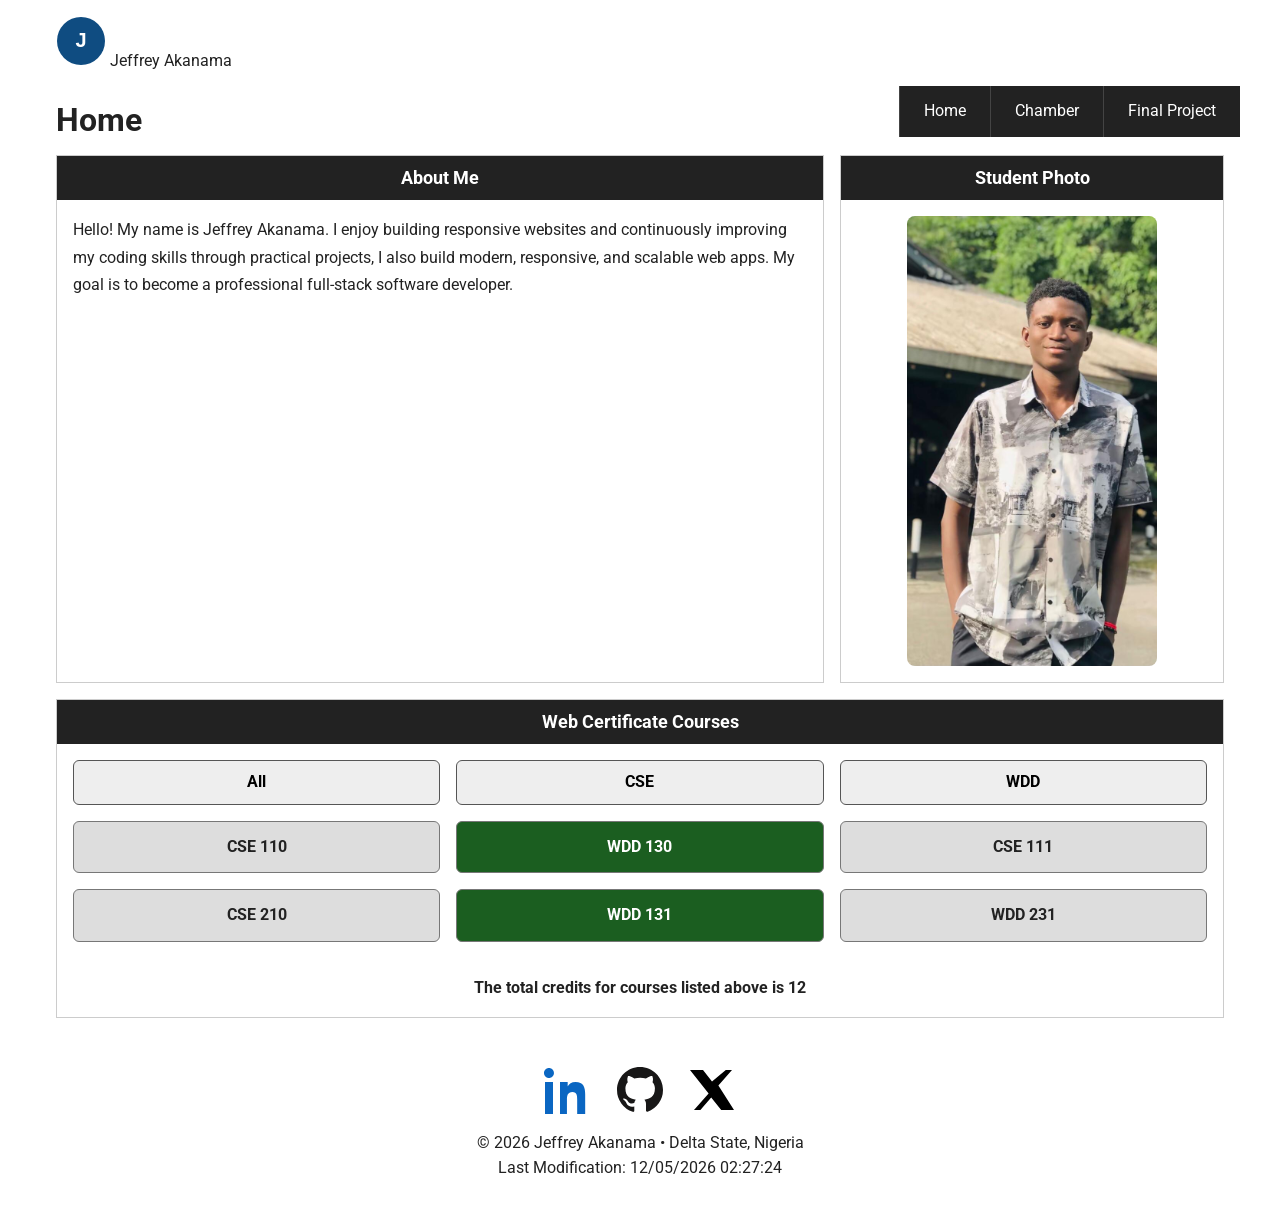
<file: index.html>
<!DOCTYPE html>
<html lang="en">

<head>
    <meta charset="UTF-8">
    <meta name="viewport" content="width=device-width, initial-scale=1.0">
    <meta name="description" content="Jeffrey Akanama's course homepage showcasing projects and coursework.">
    <meta name="author" content="Jeffrey Akanama">
    <title>Jeffrey Akanama's Course Homepage</title>

    <!-- Google Fonts -->
    <link rel="preconnect" href="https://fonts.googleapis.com">
    <link rel="preconnect" href="https://fonts.gstatic.com" crossorigin>
    <link href="https://fonts.googleapis.com/css2?family=Roboto:wght@300;400;700&display=swap" rel="stylesheet">

    <!-- CSS Stylesheet -->
    <link rel="stylesheet" href="styles/normalize.css">
    <link rel="stylesheet" href="styles/small.css">
    <link rel="stylesheet" href="styles/larger.css">

    <!-- JavaScript -->
    <script src="scripts/course.js" defer></script>
    <script src="scripts/date.js" defer></script>
    <script src="scripts/navigation.js" defer></script>

    <link rel="icon" href="favicon.ico">

    <meta property=" og:title" content="Jeffrey Akanama WDD231 Course Home Page">
    <meta property="og:description"
        content="Course home page for WDD 231 featuring web development assignments and projects created by Jeffrey Akanama.">
    <meta property="og:image" content="https://mjjeff.github.io/WDD231/images/jeffrey-profile.jpeg">
    <meta property="og:url" content="https://mjjeff.github.io/WDD231/">
    <meta property="og:type" content="website">
</head>

<body>

    <header>
        <div class=" logo">
            <img src="images/logo.svg" alt="website logo" width="50" height="50">
            <span>Jeffrey Akanama</span>
        </div>
        <button id="menu" aria-label="Menu">☰</button>

        <nav id="nav">
            <ul class="navigation">
                <li><a href="index.html">Home</a></li>
                <li><a href="chamber/index.html">Chamber</a></li>
                <li><a href="final/index.html">Final Project</a></li>
            </ul>
        </nav>

    </header>

    <main>
        <h1>Home</h1>
        <div class="top-grid">
            <section class="card">
                <h2>About Me</h2>
                <p>Hello! My name is Jeffrey Akanama. I enjoy building responsive
                    websites and continuously improving my coding skills through practical
                    projects, I also build modern, responsive, and scalable web apps. My goal is to become a
                    professional full-stack software developer.
                </p>
            </section>

            <section class="card">
                <h2>Student Photo</h2>
                <img src="images/jeffrey-profile.jpeg" alt="Jeffrey Akanama" class="profile-photo" width="250"
                    height="300">
            </section>

        </div>

        <section class="card courses">

            <h2>Web Certificate Courses</h2>

            <div class="filter-buttons">
                <button id="all">All</button>
                <button id="cse">CSE</button>
                <button id="wdd">WDD</button>
            </div>

            <div id="course-container"></div>

            <p class="credits">
                The total credits for courses listed above is
                <strong><span id="totalCredits">0</span></strong>
            </p>

        </section>
    </main>

    <footer>

        <div class="social">

            <a href="https://www.linkedin.com/in/jeffreyakanama" target="_blank">
                <img src="images/linkedin.svg" alt="LinkedIn">
            </a>

            <a href="https://github.com/MJJEFF" target="_blank">
                <img src="images/github.svg" alt="GitHub">
            </a>

            <a href="https://x.com/MJ_JEFF_" target="_blank">
                <img src="images/x-logo.svg" alt="X">
            </a>

        </div>

        <p>
            &copy;
            <span id="currentyear"></span>
            Jeffrey Akanama • Delta State, Nigeria
        </p>

        <p id="lastModified"></p>

    </footer>

</body>

</html>
</file>
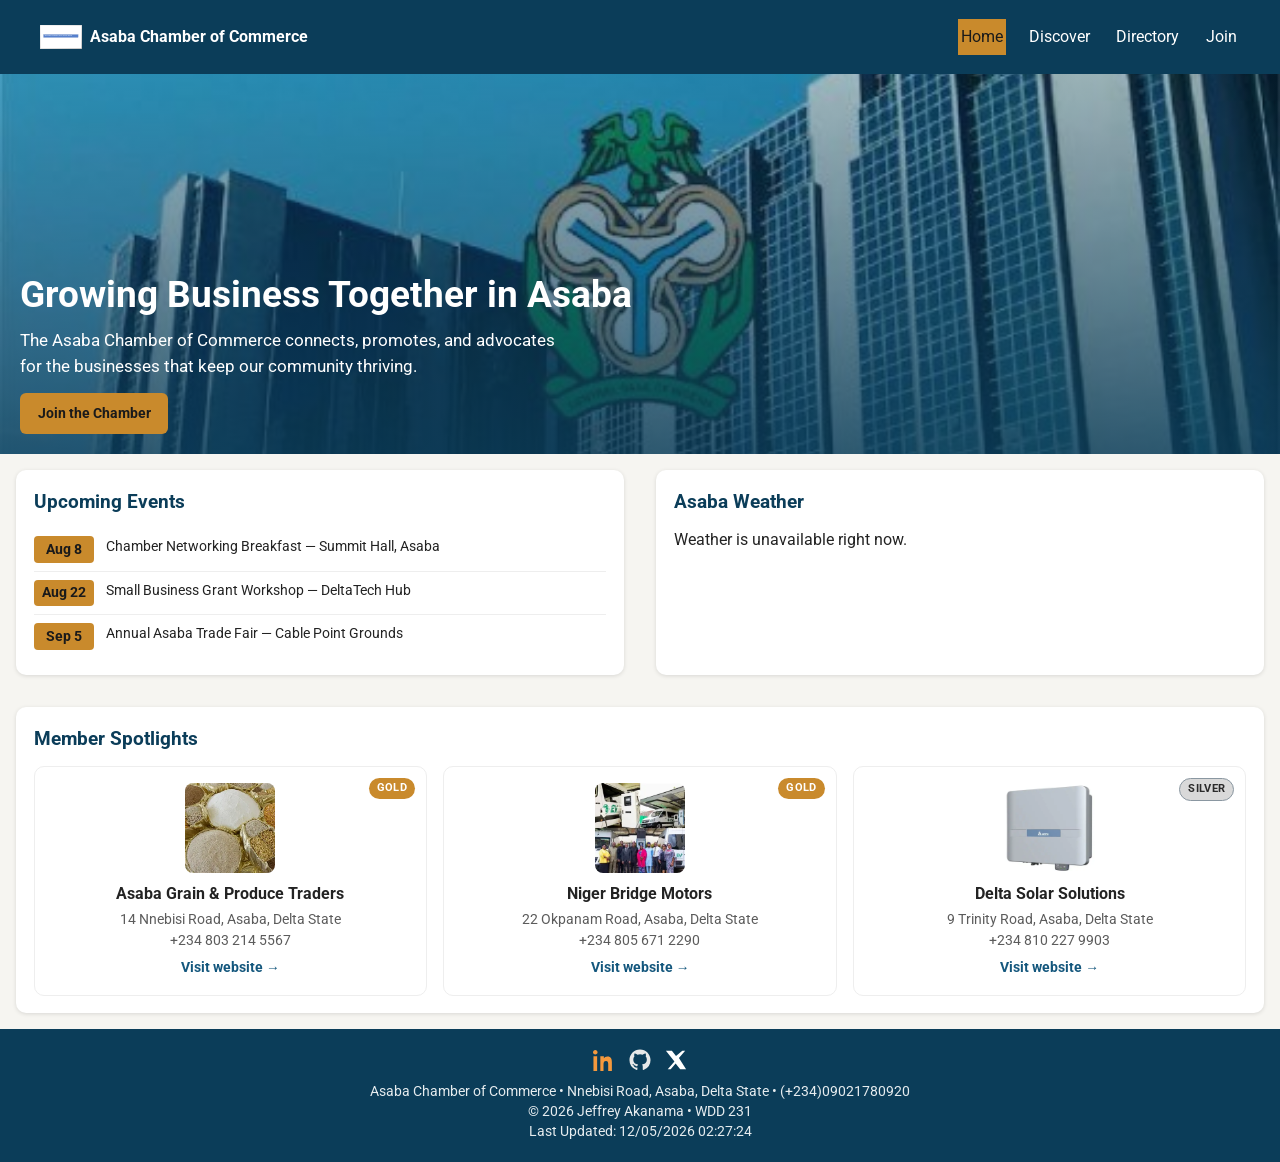
<file: chamber/index.html>
<!DOCTYPE html>
<html lang="en">

<head>
    <meta charset="UTF-8">
    <meta name="viewport" content="width=device-width, initial-scale=1.0">
    <meta name="description"
        content="Home page for the Asaba Chamber of Commerce - connecting local businesses in Delta State, Nigeria.">
    <meta name="author" content="Jeffrey Akanama">
    <title>Asaba Chamber of Commerce</title>

    <link rel="icon" href="favicon.ico">

    <!-- Facebook / social sharing meta -->
    <meta property="og:title" content="Asaba Chamber of Commerce">
    <meta property="og:description" content="Connecting and promoting local businesses in Asaba, Delta State, Nigeria.">
    <meta property="og:image" content="https://mjjeff.github.io/wdd231/chamber/images/hero.jpg">
    <meta property="og:url" content="https://mjjeff.github.io/wdd231/chamber/index.html">
    <meta property="og:type" content="website">

    <!-- Google Fonts -->
    <link rel="preconnect" href="https://fonts.googleapis.com">
    <link rel="preconnect" href="https://fonts.gstatic.com" crossorigin>
    <link href="https://fonts.googleapis.com/css2?family=Roboto:wght@300;400;700&display=swap" rel="stylesheet">

    <!-- CSS Stylesheet -->
    <link rel="stylesheet" href="styles/normalize.css">
    <link rel="stylesheet" href="styles/small.css">
    <link rel="stylesheet" href="styles/larger.css">

    <!-- JavaScript -->
    <script src="scripts/home.js" defer></script>
</head>

<body class="home-page">

    <header>
        <div class="logo">
            <img src="images/logo.svg" alt="Asaba Chamber of Commerce logo" width="42" height="42">
            <span>Asaba Chamber of Commerce</span>
        </div>
        <button id="menu" aria-label="Menu">☰</button>

        <nav id="nav">
            <ul class="navigation">
                <li><a href="index.html" class="active">Home</a></li>
                <li><a href="discover.html">Discover</a></li>
                <li><a href="directory.html">Directory</a></li>
                <li><a href="join.html">Join</a></li>
            </ul>
        </nav>
    </header>

    <main>

        <!-- hero -->
        <section class="hero">
            <img src="images/hero.jpg" alt="Nnebisi Road business district in Asaba, Delta State" class="hero-img">
            <div class="hero-overlay">
                <h1>Growing Business Together in Asaba</h1>
                <p>The Asaba Chamber of Commerce connects, promotes, and advocates for the businesses that keep our
                    community thriving.</p>
                <a href="join.html" class="cta-btn">Join the Chamber</a>
            </div>
        </section>

        <!-- current events -->
        <section class="card events">
            <h2>Upcoming Events</h2>
            <ul class="events-list">
                <li>
                    <span class="event-date">Aug 8</span>
                    <span class="event-name">Chamber Networking Breakfast — Summit Hall, Asaba</span>
                </li>
                <li>
                    <span class="event-date">Aug 22</span>
                    <span class="event-name">Small Business Grant Workshop — DeltaTech Hub</span>
                </li>
                <li>
                    <span class="event-date">Sep 5</span>
                    <span class="event-name">Annual Asaba Trade Fair — Cable Point Grounds</span>
                </li>
            </ul>
        </section>

        <!-- weather -->
        <section class="card weather">
            <h2>Asaba Weather</h2>
            <div id="current-weather">
                <p>Loading current weather...</p>
            </div>
            <div id="forecast" class="forecast-grid">
                <p>Loading forecast...</p>
            </div>
        </section>

        <!-- spotlights -->
        <section class="card spotlight-section">
            <h2>Member Spotlights</h2>
            <div id="spotlights" class="spotlight-grid">
                <p>Loading spotlights...</p>
            </div>
        </section>

    </main>

    <footer>
        <div class="social">
            <a href="https://www.linkedin.com/in/jeffreyakanama" target="_blank">
                <img src="images/linkedin.svg" alt="LinkedIn">
            </a>
            <a href="https://github.com/MJJEFF" target="_blank">
                <img src="images/github.svg" alt="GitHub">
            </a>
            <a href="https://x.com/MJ_JEFF_" target="_blank">
                <img src="images/x-logo.svg" alt="X">
            </a>
        </div>

        <p>Asaba Chamber of Commerce &bull; Nnebisi Road, Asaba, Delta State &bull; (+234)09021780920</p>

        <p>
            &copy; <span id="currentyear"></span> Jeffrey Akanama &bull; WDD 231
        </p>

        <p id="lastModified"></p>
    </footer>

</body>

</html>
</file>
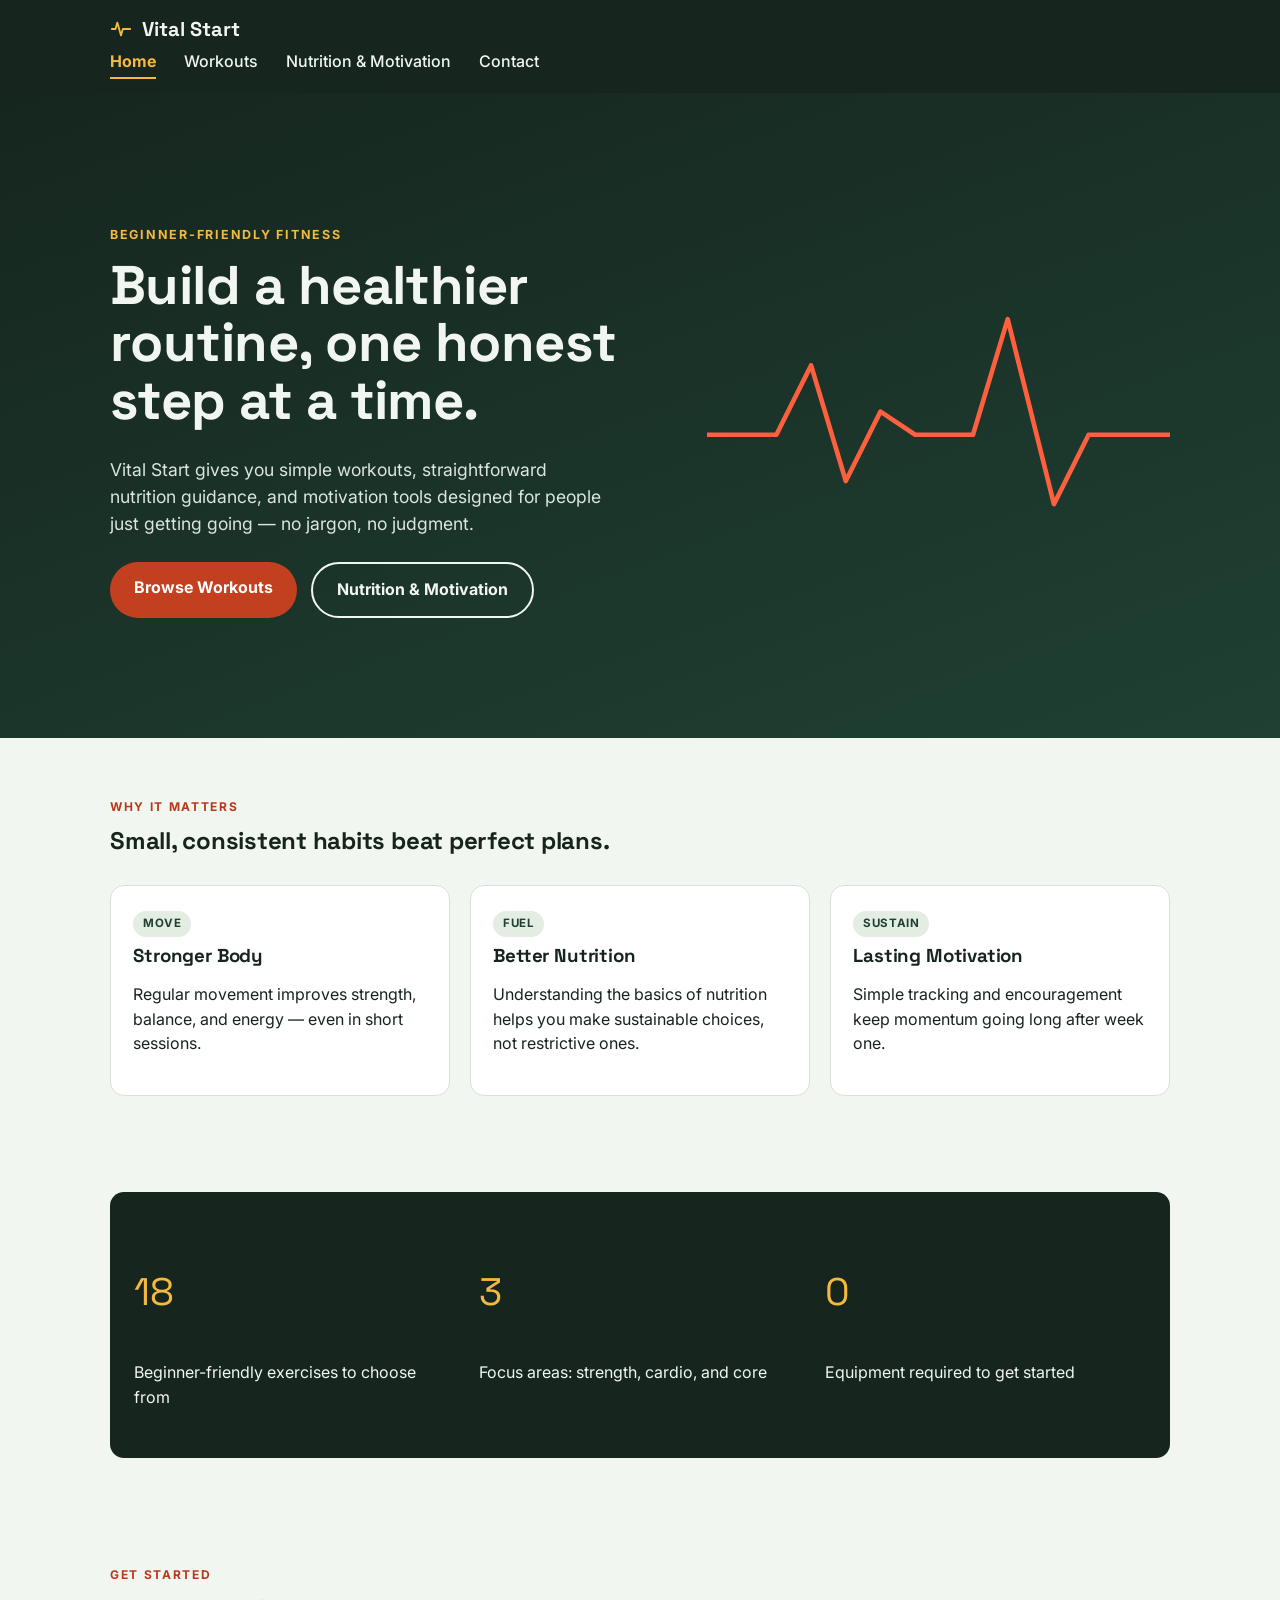
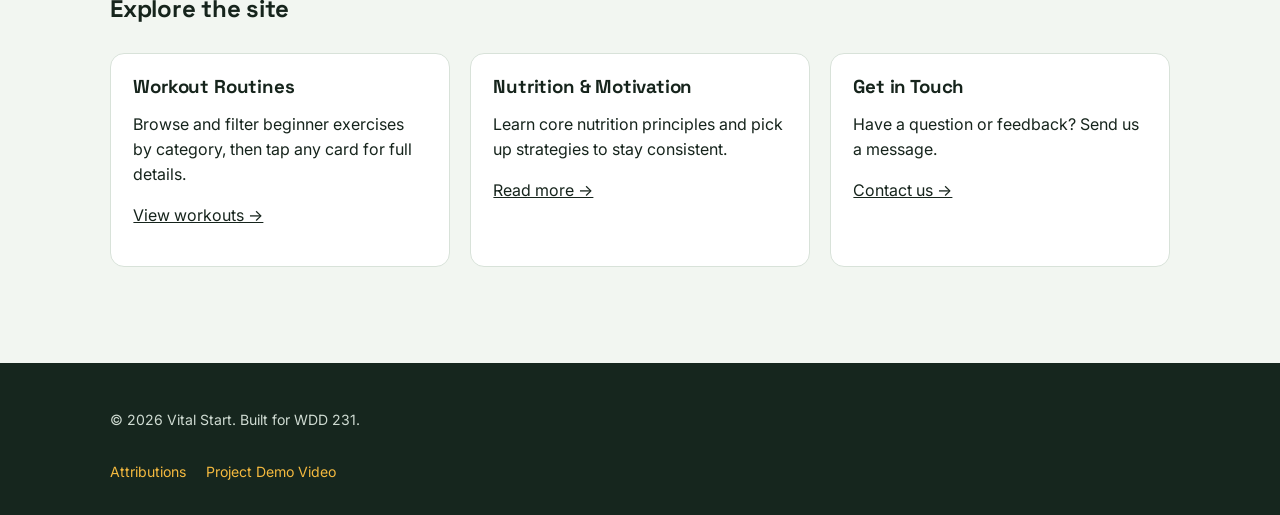
<file: final/index.html>
<!DOCTYPE html>
<html lang="en">

<head>
    <meta charset="UTF-8" />
    <meta name="viewport" content="width=device-width, initial-scale=1.0" />
    <title>Vital Start | Fitness &amp; Wellness for Beginners</title>
    <meta name="description"
        content="Vital Start is a beginner-friendly fitness and wellness resource with workout routines, nutrition basics, and motivation tools." />
    <meta name="author" content="Jeffrey Akanama" />

    <meta property="og:title" content="Vital Start | Fitness & Wellness for Beginners" />
    <meta property="og:description"
        content="Beginner-friendly workout routines, nutrition basics, and motivation tools." />
    <meta property="og:type" content="website" />
    <meta property="og:image" content="https://mjjeff.github.io/wdd231/final/images/og-cover.png" />
    <meta property="og:url" content="https://mjjeff.github.io/wdd231/final/index.html" />

    <link rel="icon" href="images/favicon.svg" type="image/svg+xml" />
    <link rel="alternate icon" href="images/favicon-32.png" type="image/png" />
    <link rel="preconnect" href="https://fonts.googleapis.com" />
    <link rel="preconnect" href="https://fonts.gstatic.com" crossorigin />
    <link
        href="https://fonts.googleapis.com/css2?family=Space+Grotesk:wght@500;700&family=Inter:wght@400;500;600;700&display=swap"
        rel="stylesheet" />
    <link rel="stylesheet" href="styles/style.css" />
</head>

<body>

    <header>
        <div class="wrap header-inner">
            <a href="index.html" class="brand">
                <svg class="pulse" viewBox="0 0 24 24" fill="none" aria-hidden="true">
                    <path d="M2 12h4l2-7 4 14 2-7h8" stroke="#f4b93f" stroke-width="2" stroke-linecap="round"
                        stroke-linejoin="round" />
                </svg>
                Vital Start
            </a>
            <button class="nav-toggle" aria-expanded="false" aria-controls="primary-nav"
                aria-label="Toggle navigation menu">
                <span></span><span></span><span></span>
            </button>
            <nav>
                <ul id="primary-nav">
                    <li><a href="index.html" aria-current="page">Home</a></li>
                    <li><a href="workouts.html">Workouts</a></li>
                    <li><a href="nutrition.html">Nutrition &amp; Motivation</a></li>
                    <li><a href="contact.html">Contact</a></li>
                </ul>
            </nav>
        </div>
    </header>

    <main>
        <section class="hero">
            <div class="wrap hero-inner">
                <div>
                    <p class="eyebrow">Beginner-Friendly Fitness</p>
                    <h1>Build a healthier routine, one honest step at a time.</h1>
                    <p class="lead">Vital Start gives you simple workouts, straightforward nutrition guidance, and
                        motivation tools designed for people just getting going — no jargon, no judgment.</p>
                    <div class="hero-actions">
                        <a href="workouts.html" class="btn">Browse Workouts</a>
                        <a href="nutrition.html" class="btn ghost">Nutrition &amp; Motivation</a>
                    </div>
                </div>
                <div>
                    <svg class="pulseline" viewBox="0 0 400 200" role="img"
                        aria-label="Illustration of a heartbeat pulse line rising into a mountain shape">
                        <polyline
                            points="0,120 60,120 90,60 120,160 150,100 180,120 230,120 260,20 300,180 330,120 400,120"
                            fill="none" stroke="#ff5f3d" stroke-width="4" stroke-linecap="round"
                            stroke-linejoin="round" />
                    </svg>
                </div>
            </div>
        </section>

        <section class="wrap">
            <div class="section-head">
                <p class="eyebrow">Why It Matters</p>
                <h2>Small, consistent habits beat perfect plans.</h2>
            </div>
            <div class="grid-3">
                <div class="card">
                    <span class="tag">Move</span>
                    <h3>Stronger Body</h3>
                    <p>Regular movement improves strength, balance, and energy — even in short sessions.</p>
                </div>
                <div class="card">
                    <span class="tag">Fuel</span>
                    <h3>Better Nutrition</h3>
                    <p>Understanding the basics of nutrition helps you make sustainable choices, not restrictive ones.
                    </p>
                </div>
                <div class="card">
                    <span class="tag">Sustain</span>
                    <h3>Lasting Motivation</h3>
                    <p>Simple tracking and encouragement keep momentum going long after week one.</p>
                </div>
            </div>
        </section>

        <section class="wrap">
            <div class="stat-band">
                <div>
                    <p class="num">18</p>
                    <p>Beginner-friendly exercises to choose from</p>
                </div>
                <div>
                    <p class="num">3</p>
                    <p>Focus areas: strength, cardio, and core</p>
                </div>
                <div>
                    <p class="num">0</p>
                    <p>Equipment required to get started</p>
                </div>
            </div>
        </section>

        <section class="wrap">
            <div class="section-head">
                <p class="eyebrow">Get Started</p>
                <h2>Explore the site</h2>
            </div>
            <div class="grid-3">
                <div class="card">
                    <h3>Workout Routines</h3>
                    <p>Browse and filter beginner exercises by category, then tap any card for full details.</p>
                    <p><a href="workouts.html">View workouts &rarr;</a></p>
                </div>
                <div class="card">
                    <h3>Nutrition &amp; Motivation</h3>
                    <p>Learn core nutrition principles and pick up strategies to stay consistent.</p>
                    <p><a href="nutrition.html">Read more &rarr;</a></p>
                </div>
                <div class="card">
                    <h3>Get in Touch</h3>
                    <p>Have a question or feedback? Send us a message.</p>
                    <p><a href="contact.html">Contact us &rarr;</a></p>
                </div>
            </div>
        </section>
    </main>

    <footer>
        <div class="wrap footer-inner">
            <p>&copy; 2026 Vital Start. Built for WDD 231.</p>
            <div class="footer-links">
                <a href="attributions.html">Attributions</a>
                <a href="https://www.loom.com/share/820a04f010924d5ea3297eb2f0b8eaed" target="_blank"
                    rel="noopener">Project Demo
                    Video</a>
            </div>
        </div>
    </footer>

    <script type="module" src="scripts/main.js"></script>
</body>

</html>
</file>
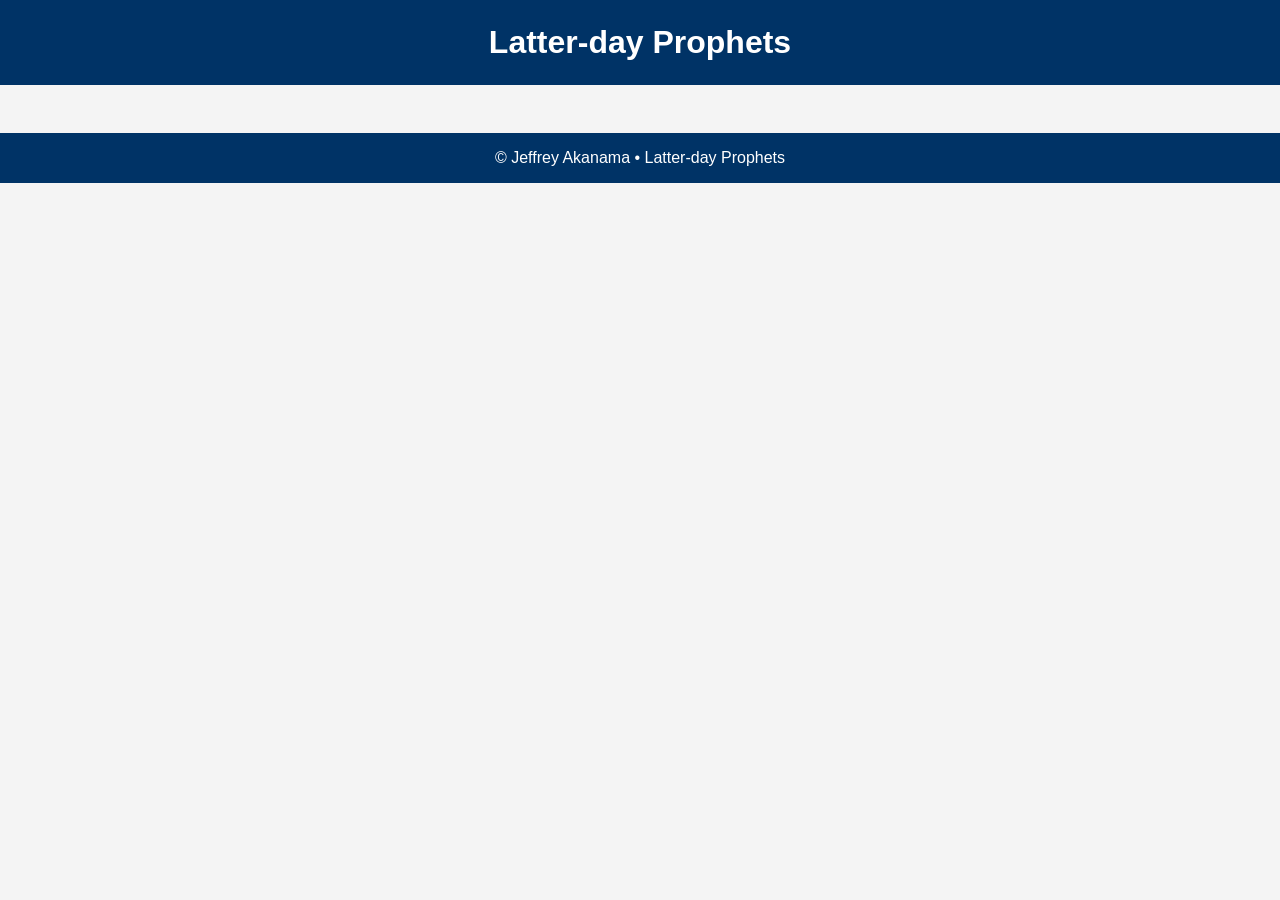
<file: prophets.html>
<!DOCTYPE html>
<html lang="en">

<head>
    <meta charset="UTF-8">
    <meta name="viewport" content="width=device-width, initial-scale=1.0">
    <title>Latter-day Prophets</title>

    <link rel="stylesheet" href="styles/prophets.css">
    <script src="scripts/prophets.js" defer></script>
</head>

<body>

    <header>
        <h1>Latter-day Prophets</h1>
    </header>

    <main>
        <div id="cards"></div>
    </main>

    <footer>
      &copy; Jeffrey Akanama • Latter-day Prophets
    </footer>

</body>

</html>
</file>
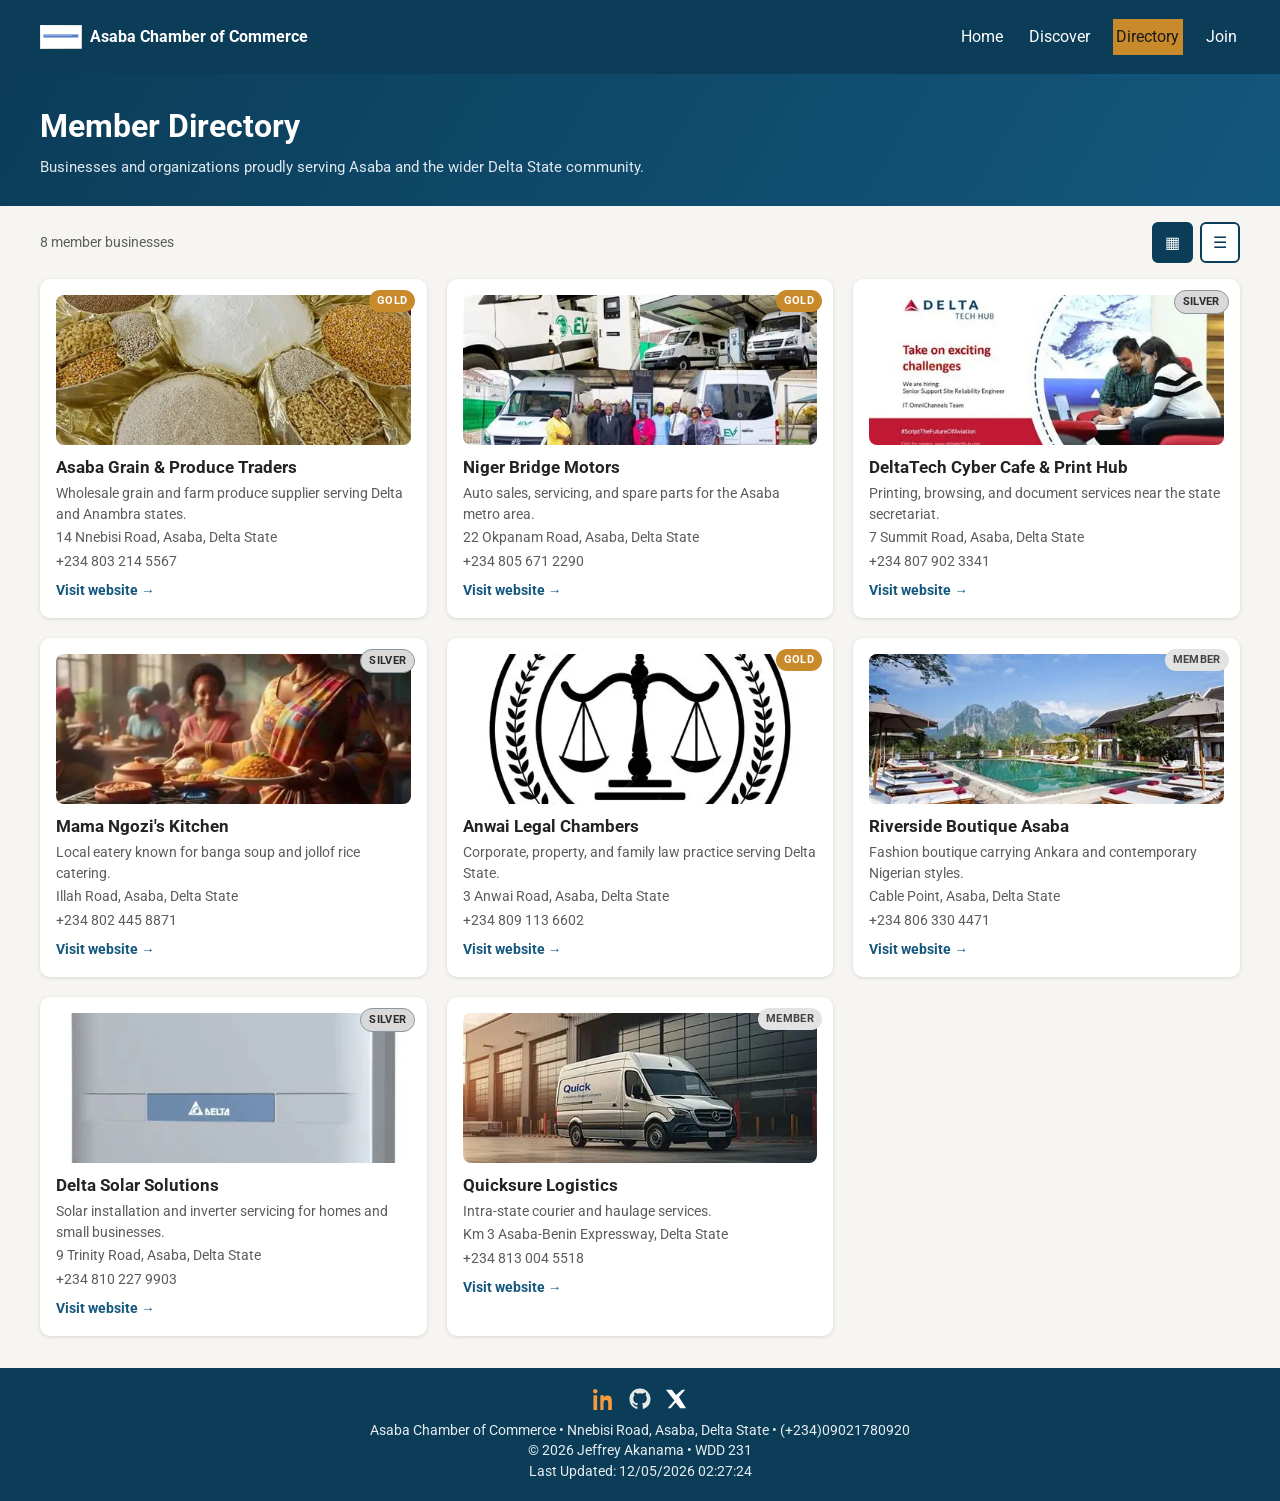
<file: chamber/directory.html>
<!DOCTYPE html>
<html lang="en">

<head>
    <meta charset="UTF-8">
    <meta name="viewport" content="width=device-width, initial-scale=1.0">
    <meta name="description"
        content="Asaba Chamber of Commerce directory page showcasing local businesses and services.">
    <meta name="author" content="Jeffrey Akanama">
    <title>Business Directory | Asaba Chamber of Commerce</title>

    <link rel="icon" href="favicon.ico">

    <!-- Facebook / social sharing meta -->
    <meta property="og:title" content="Asaba Chamber of Commerce Directory">
    <meta property="og:description"
        content="Browse member businesses of the Asaba Chamber of Commerce, Delta State, Nigeria.">
    <meta property="og:image" content="https://mjjeff.github.io/wdd231/chamber/images/hero.jpg">
    <meta property="og:url" content="https://mjjeff.github.io/wdd231/chamber/directory.html">
    <meta property="og:type" content="website">

    <!-- Google Fonts -->
    <link rel="preconnect" href="https://fonts.googleapis.com">
    <link rel="preconnect" href="https://fonts.gstatic.com" crossorigin>
    <link href="https://fonts.googleapis.com/css2?family=Roboto:wght@300;400;700&display=swap" rel="stylesheet">

    <!-- CSS Stylesheet -->
    <link rel="stylesheet" href="styles/normalize.css">
    <link rel="stylesheet" href="styles/small.css">
    <link rel="stylesheet" href="styles/larger.css">

    <!-- JavaScript -->
    <script src="scripts/directory.js" defer></script>
</head>

<body>

    <header>
        <div class="logo">
            <img src="images/logo.svg" alt="Asaba Chamber of Commerce logo" width="42" height="42">
            <span>Asaba Chamber of Commerce</span>
        </div>
        <button id="menu" aria-label="Menu">☰</button>

        <nav id="nav">
            <ul class="navigation">
                <li><a href="index.html">Home</a></li>
                <li><a href="discover.html">Discover</a></li>
                <li><a href="directory.html" class="active">Directory</a></li>
                <li><a href="join.html">Join</a></li>
            </ul>
        </nav>
    </header>

    <main>

        <section class="page-banner">
            <h1>Member Directory</h1>
            <p>Businesses and organizations proudly serving Asaba and the wider Delta State community.</p>
        </section>

        <div class="directory-controls">
            <p id="member-count">Loading members...</p>
            <div class="view-toggle">
                <button id="grid-view" class="active" aria-label="Grid view">▦</button>
                <button id="list-view" aria-label="List view">☰</button>
            </div>
        </div>

        <section id="directory" class="grid">
            <!-- member cards get injected here by directory.js -->
        </section>

    </main>

    <footer>
        <div class="social">
            <a href="https://www.linkedin.com/in/jeffreyakanama" target="_blank">
                <img src="images/linkedin.svg" alt="LinkedIn">
            </a>
            <a href="https://github.com/MJJEFF" target="_blank">
                <img src="images/github.svg" alt="GitHub">
            </a>
            <a href="https://x.com/MJ_JEFF_" target="_blank">
                <img src="images/x-logo.svg" alt="X">
            </a>
        </div>

        <p>Asaba Chamber of Commerce &bull; Nnebisi Road, Asaba, Delta State &bull; (+234)09021780920</p>

        <p>
            &copy; <span id="currentyear"></span> Jeffrey Akanama &bull; WDD 231
        </p>

        <p id="lastModified"></p>
    </footer>

</body>

</html>
</file>
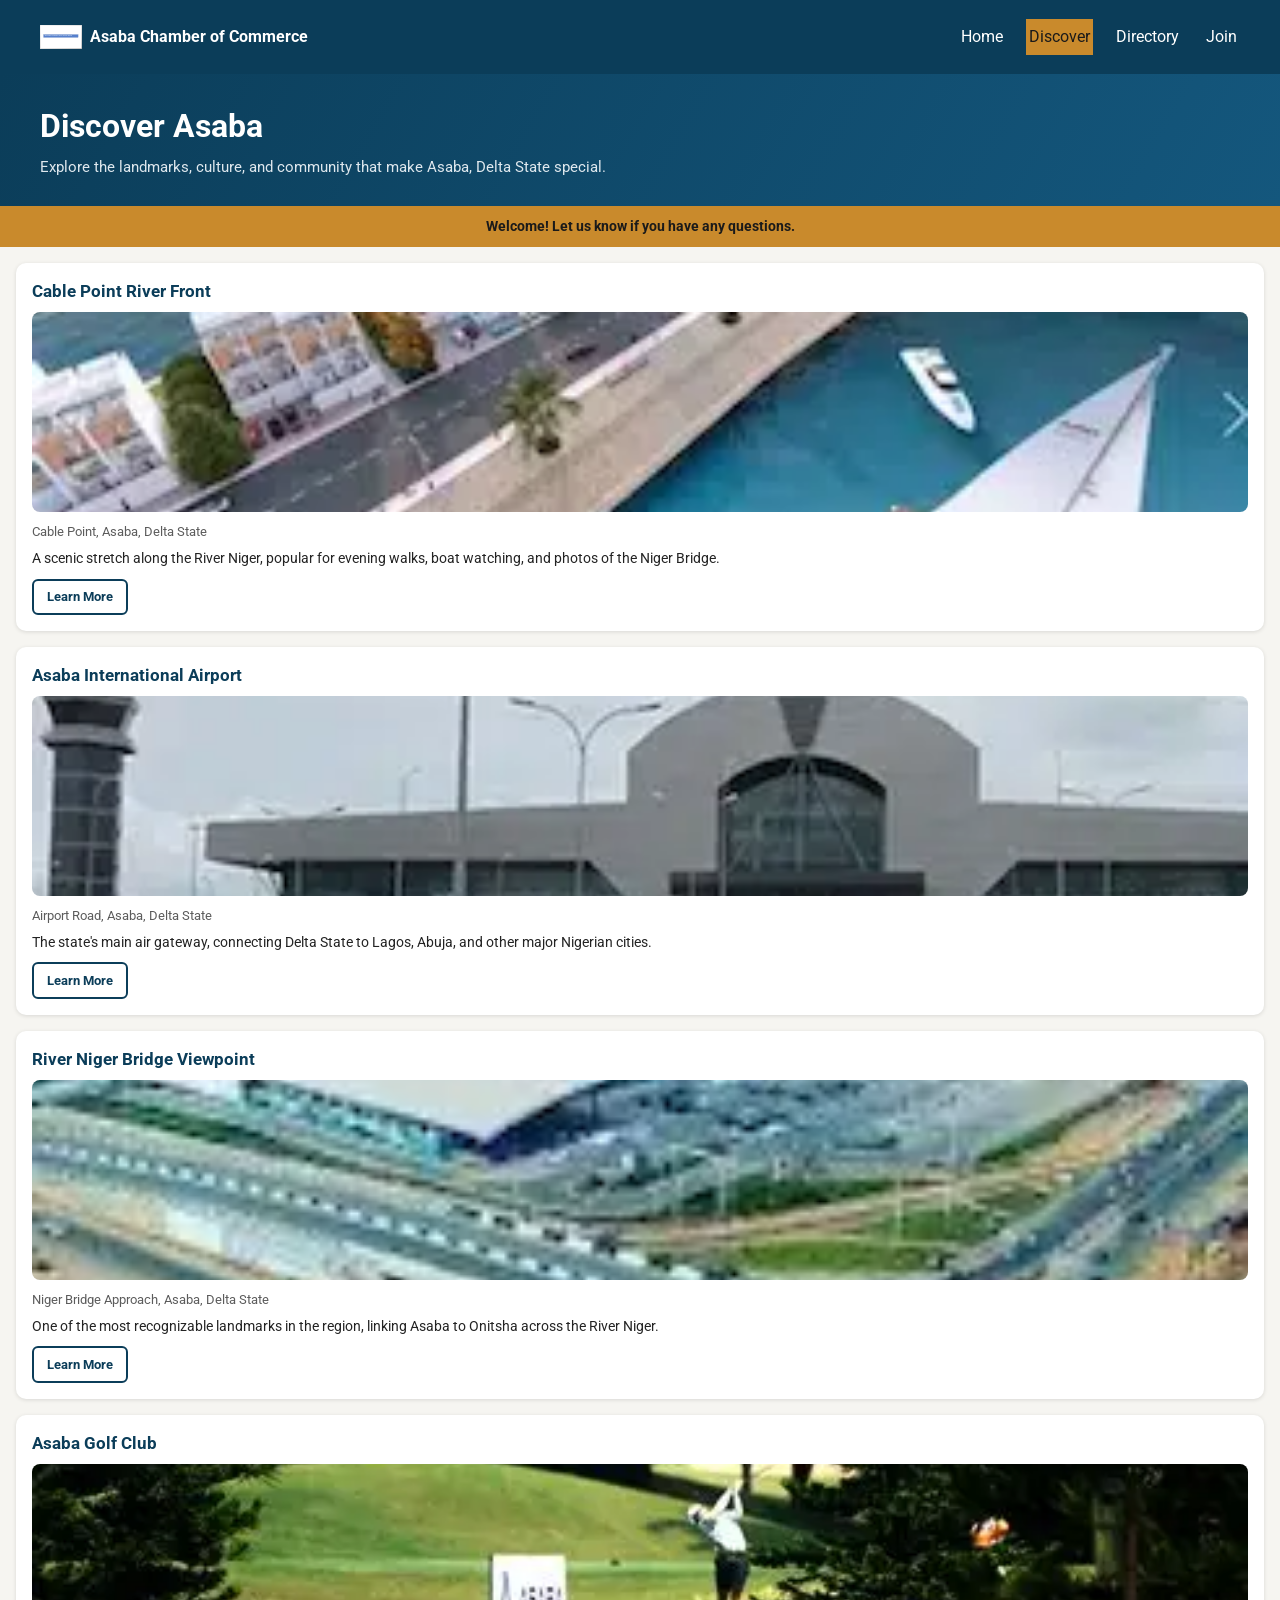
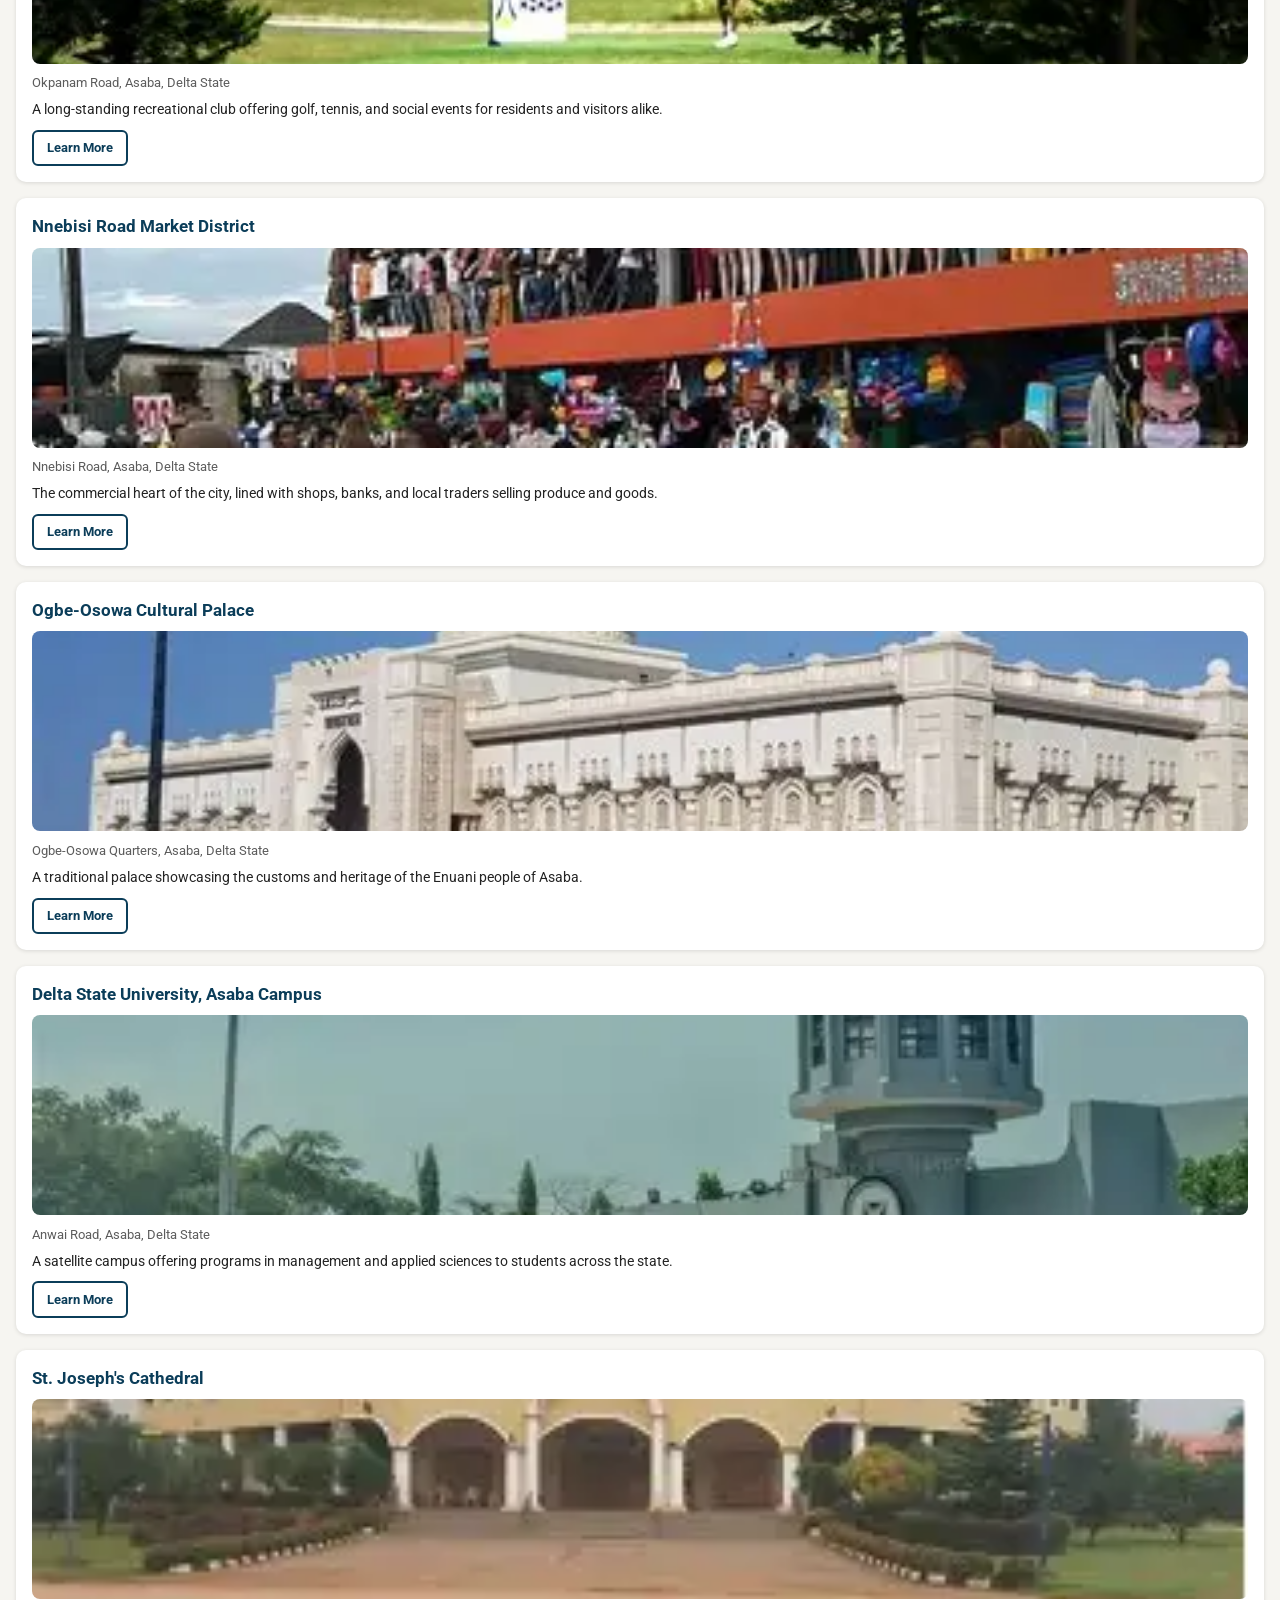
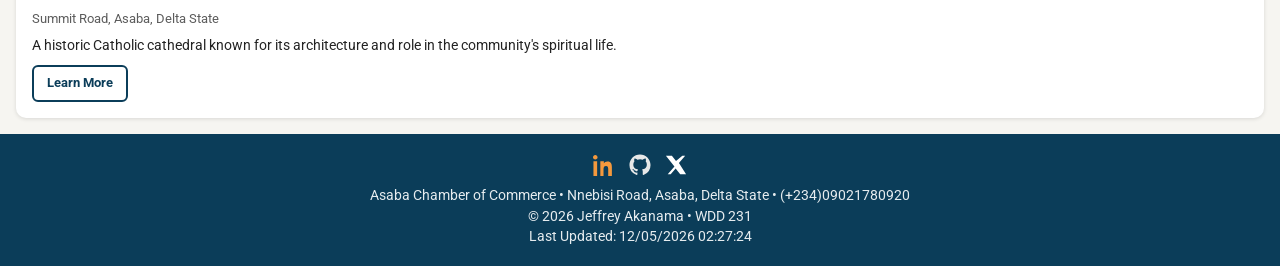
<file: chamber/discover.html>
<!DOCTYPE html>
<html lang="en">

<head>
    <meta charset="UTF-8">
    <meta name="viewport" content="width=device-width, initial-scale=1.0">
    <meta name="description"
        content="Discover Asaba, Delta State - explore local landmarks, culture, and points of interest promoted by the Asaba Chamber of Commerce.">
    <meta name="author" content="Jeffrey Akanama">
    <title>Asaba Chamber of Commerce | Discover</title>

    <link rel="icon" href="favicon.ico">

    <!-- Facebook / social sharing meta -->
    <meta property="og:title" content="Discover Asaba | Asaba Chamber of Commerce">
    <meta property="og:description" content="Explore landmarks and points of interest in Asaba, Delta State, Nigeria.">
    <meta property="og:image" content="https://mjjeff.github.io/wdd231/chamber/images/hero.jpg">
    <meta property="og:url" content="https://mjjeff.github.io/wdd231/chamber/discover.html">
    <meta property="og:type" content="website">

    <!-- Google Fonts -->
    <link rel="preconnect" href="https://fonts.googleapis.com">
    <link rel="preconnect" href="https://fonts.gstatic.com" crossorigin>
    <link href="https://fonts.googleapis.com/css2?family=Roboto:wght@300;400;700&display=swap" rel="stylesheet">

    <!-- CSS Stylesheet -->
    <link rel="stylesheet" href="styles/normalize.css">
    <link rel="stylesheet" href="styles/small.css">
    <link rel="stylesheet" href="styles/larger.css">

    <!-- JavaScript -->
    <script src="scripts/discover.js" type="module"></script>
</head>

<body>

    <header>
        <div class="logo">
            <img src="images/logo.svg" alt="Asaba Chamber of Commerce logo" width="42" height="42">
            <span>Asaba Chamber of Commerce</span>
        </div>
        <button id="menu" aria-label="Menu">☰</button>

        <nav id="nav">
            <ul class="navigation">
                <li><a href="index.html">Home</a></li>
                <li><a href="discover.html" class="active">Discover</a></li>
                <li><a href="directory.html">Directory</a></li>
                <li><a href="join.html">Join</a></li>
            </ul>
        </nav>
    </header>

    <main>

        <section class="page-banner">
            <h1>Discover Asaba</h1>
            <p>Explore the landmarks, culture, and community that make Asaba, Delta State special.</p>
        </section>

        <p id="visit-message" class="visit-message"></p>

        <div id="discover-grid" class="discover-grid">
            <!-- 8 cards injected here by discover.js -->
        </div>

    </main>

    <footer>
        <div class="social">
            <a href="https://www.linkedin.com/in/jeffreyakanama" target="_blank">
                <img src="images/linkedin.svg" alt="LinkedIn">
            </a>
            <a href="https://github.com/MJJEFF" target="_blank">
                <img src="images/github.svg" alt="GitHub">
            </a>
            <a href="https://x.com/MJ_JEFF_" target="_blank">
                <img src="images/x-logo.svg" alt="X">
            </a>
        </div>

        <p>Asaba Chamber of Commerce &bull; Nnebisi Road, Asaba, Delta State &bull; (+234)09021780920</p>

        <p>
            &copy; <span id="currentyear"></span> Jeffrey Akanama &bull; WDD 231
        </p>

        <p id="lastModified"></p>
    </footer>

</body>

</html>
</file>
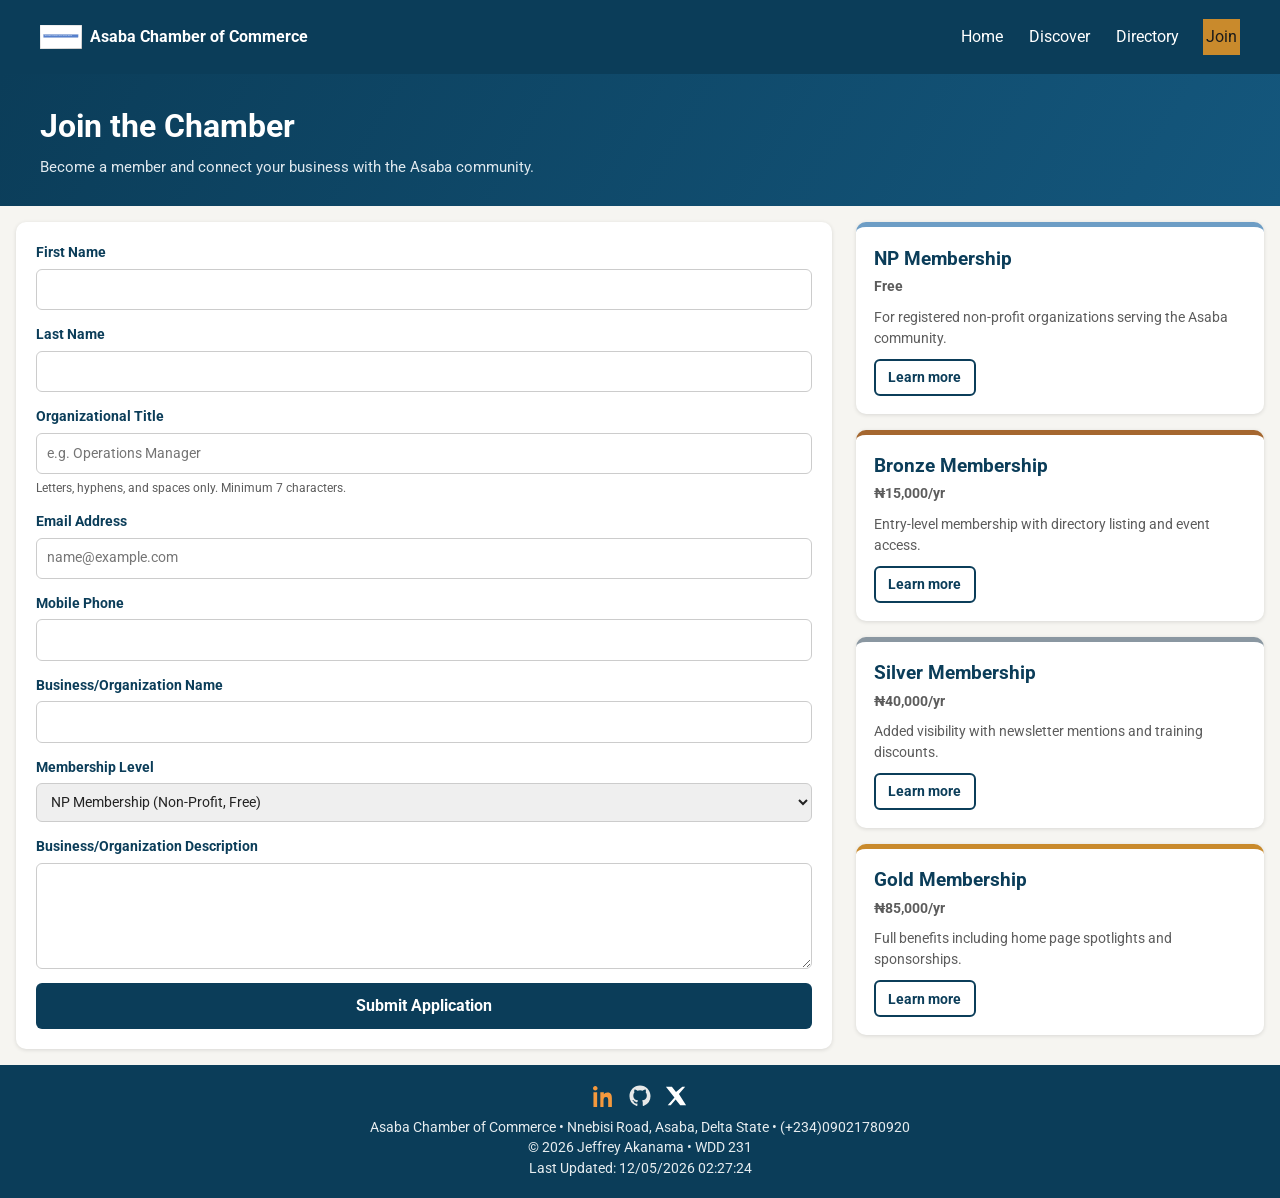
<file: chamber/join.html>
<!DOCTYPE html>
<html lang="en">

<head>
    <meta charset="UTF-8">
    <meta name="viewport" content="width=device-width, initial-scale=1.0">
    <meta name="description"
        content="Apply for membership with the Asaba Chamber of Commerce - choose from NP, Bronze, Silver, or Gold membership levels.">
    <meta name="author" content="Jeffrey Akanama">
    <title>Asaba Chamber of Commerce | Join</title>

    <link rel="icon" href="favicon.ico">

    <!-- Facebook / social sharing meta -->
    <meta property="og:title" content="Join the Asaba Chamber of Commerce">
    <meta property="og:description"
        content="Apply for membership and grow your business with the Asaba Chamber of Commerce.">
    <meta property="og:image" content="https://mjjeff.github.io/wdd231/chamber/images/hero.jpg">
    <meta property="og:url" content="https://mjjeff.github.io/wdd231/chamber/join.html">
    <meta property="og:type" content="website">

    <!-- Google Fonts -->
    <link rel="preconnect" href="https://fonts.googleapis.com">
    <link rel="preconnect" href="https://fonts.gstatic.com" crossorigin>
    <link href="https://fonts.googleapis.com/css2?family=Roboto:wght@300;400;700&display=swap" rel="stylesheet">

    <!-- CSS Stylesheet -->
    <link rel="stylesheet" href="styles/normalize.css">
    <link rel="stylesheet" href="styles/small.css">
    <link rel="stylesheet" href="styles/larger.css">

    <!-- JavaScript -->
    <script src="scripts/join.js" defer></script>
</head>

<body class="join-page">

    <header>
        <div class="logo">
            <img src="images/logo.svg" alt="Asaba Chamber of Commerce logo" width="42" height="42">
            <span>Asaba Chamber of Commerce</span>
        </div>
        <button id="menu" aria-label="Menu">☰</button>

        <nav id="nav">
            <ul class="navigation">
                <li><a href="index.html">Home</a></li>
                <li><a href="discover.html">Discover</a></li>
                <li><a href="directory.html">Directory</a></li>
                <li><a href="join.html" class="active">Join</a></li>
            </ul>
        </nav>
    </header>

    <main>

        <section class="page-banner">
            <h1>Join the Chamber</h1>
            <p>Become a member and connect your business with the Asaba community.</p>
        </section>

        <div class="join-layout">

            <!-- application form -->
            <form action="thankyou.html" method="get" class="join-form">

                <label for="first-name">
                    First Name
                    <input type="text" id="first-name" name="firstName" title="Your first name" required
                        autocomplete="given-name">
                </label>

                <label for="last-name">
                    Last Name
                    <input type="text" id="last-name" name="lastName" title="Your last name" required
                        autocomplete="family-name">
                </label>

                <label for="org-title">
                    Organizational Title
                    <input type="text" id="org-title" name="orgTitle" title="Your title within the organization"
                        autocomplete="organization-title" pattern="[A-Za-z\-\s]{7,}"
                        placeholder="e.g. Operations Manager">
                    <small>Letters, hyphens, and spaces only. Minimum 7 characters.</small>
                </label>

                <label for="email">
                    Email Address
                    <input type="email" id="email" name="email" title="Your email address" required autocomplete="email"
                        placeholder="name@example.com">
                </label>

                <label for="phone">
                    Mobile Phone
                    <input type="tel" id="phone" name="phone" title="Your mobile phone number" required
                        autocomplete="tel">
                </label>

                <label for="business-name">
                    Business/Organization Name
                    <input type="text" id="business-name" name="businessName" title="Your business or organization name"
                        required autocomplete="organization">
                </label>

                <label for="membership-level">
                    Membership Level
                    <select id="membership-level" name="membershipLevel" title="Choose a membership level">
                        <option value="np">NP Membership (Non-Profit, Free)</option>
                        <option value="bronze">Bronze Membership</option>
                        <option value="silver">Silver Membership</option>
                        <option value="gold">Gold Membership</option>
                    </select>
                </label>

                <label for="description">
                    Business/Organization Description
                    <textarea id="description" name="description" title="Briefly describe your business or organization"
                        rows="4"></textarea>
                </label>

                <input type="hidden" name="timestamp" id="timestamp">

                <input type="submit" value="Submit Application">

            </form>

            <!-- membership level cards -->
            <div class="membership-cards">

                <article class="member-tier-card tier-np">
                    <h3>NP Membership</h3>
                    <p class="tier-price">Free</p>
                    <p>For registered non-profit organizations serving the Asaba community.</p>
                    <button class="modal-trigger" data-modal="modal-np">Learn more</button>
                </article>

                <article class="member-tier-card tier-bronze">
                    <h3>Bronze Membership</h3>
                    <p class="tier-price">₦15,000/yr</p>
                    <p>Entry-level membership with directory listing and event access.</p>
                    <button class="modal-trigger" data-modal="modal-bronze">Learn more</button>
                </article>

                <article class="member-tier-card tier-silver">
                    <h3>Silver Membership</h3>
                    <p class="tier-price">₦40,000/yr</p>
                    <p>Added visibility with newsletter mentions and training discounts.</p>
                    <button class="modal-trigger" data-modal="modal-silver">Learn more</button>
                </article>

                <article class="member-tier-card tier-gold">
                    <h3>Gold Membership</h3>
                    <p class="tier-price">₦85,000/yr</p>
                    <p>Full benefits including home page spotlights and sponsorships.</p>
                    <button class="modal-trigger" data-modal="modal-gold">Learn more</button>
                </article>

            </div>

        </div>

    </main>

    <!-- modals -->
    <dialog id="modal-np" class="member-modal">
        <h2>NP Membership Benefits</h2>
        <ul>
            <li>Free directory listing</li>
            <li>Access to chamber networking events</li>
            <li>Monthly community newsletter</li>
        </ul>
        <button class="modal-close">Close</button>
    </dialog>

    <dialog id="modal-bronze" class="member-modal">
        <h2>Bronze Membership Benefits</h2>
        <ul>
            <li>Everything in NP Membership</li>
            <li>Standard directory listing with logo</li>
            <li>Discounted event tickets</li>
        </ul>
        <button class="modal-close">Close</button>
    </dialog>

    <dialog id="modal-silver" class="member-modal">
        <h2>Silver Membership Benefits</h2>
        <ul>
            <li>Everything in Bronze Membership</li>
            <li>Featured newsletter mention twice a year</li>
            <li>Discounted training workshop seats</li>
            <li>Eligible for home page spotlight rotation</li>
        </ul>
        <button class="modal-close">Close</button>
    </dialog>

    <dialog id="modal-gold" class="member-modal">
        <h2>Gold Membership Benefits</h2>
        <ul>
            <li>Everything in Silver Membership</li>
            <li>Priority home page spotlight placement</li>
            <li>Free luncheon sponsorship slot annually</li>
            <li>Dedicated social media promotion</li>
        </ul>
        <button class="modal-close">Close</button>
    </dialog>

    <footer>
        <div class="social">
            <a href="https://www.linkedin.com/in/jeffreyakanama" target="_blank">
                <img src="images/linkedin.svg" alt="LinkedIn">
            </a>
            <a href="https://github.com/MJJEFF" target="_blank">
                <img src="images/github.svg" alt="GitHub">
            </a>
            <a href="https://x.com/MJ_JEFF_" target="_blank">
                <img src="images/x-logo.svg" alt="X">
            </a>
        </div>

        <p>Asaba Chamber of Commerce &bull; Nnebisi Road, Asaba, Delta State &bull; (+234)09021780920</p>

        <p>
            &copy; <span id="currentyear"></span> Jeffrey Akanama &bull; WDD 231
        </p>

        <p id="lastModified"></p>
    </footer>

</body>

</html>
</file>
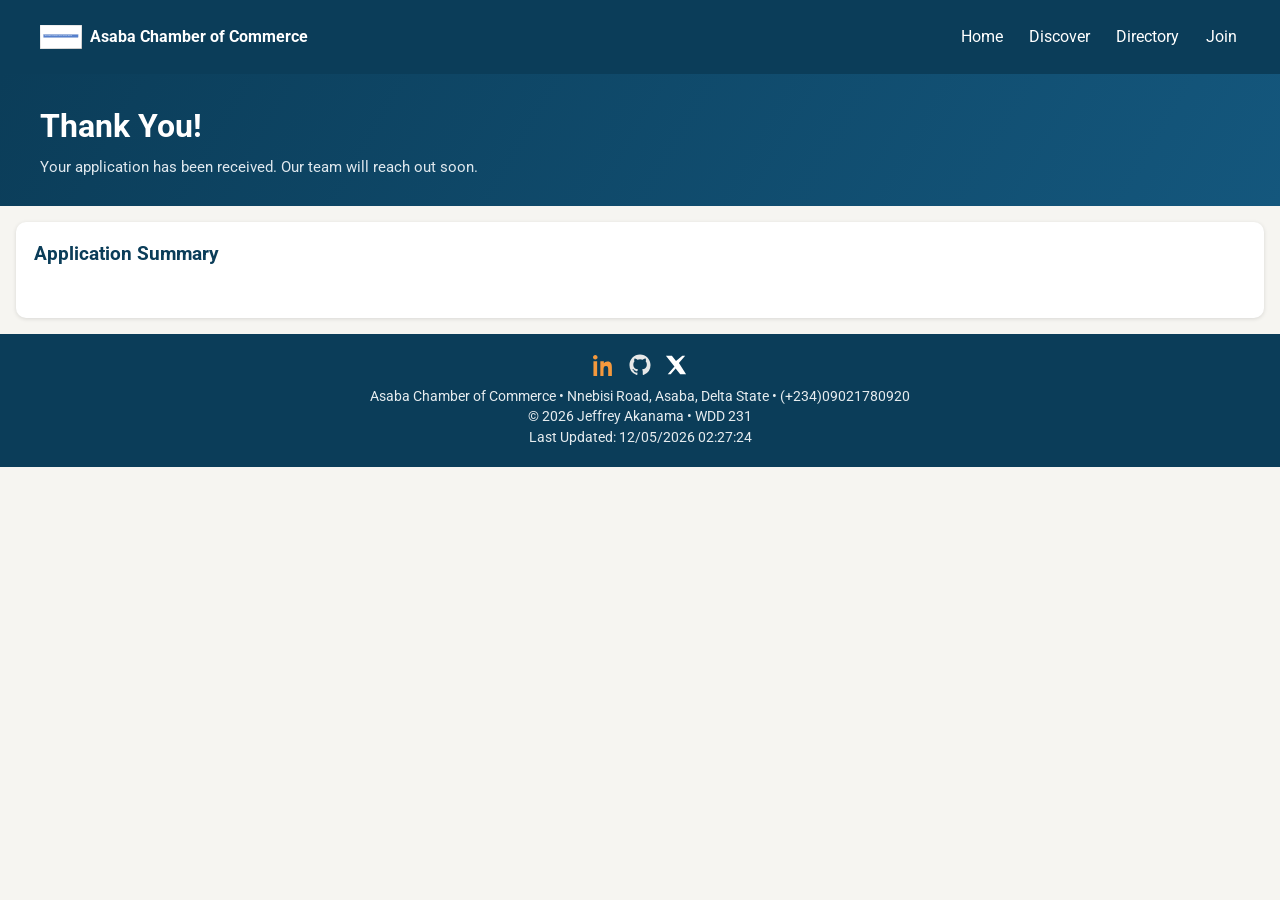
<file: chamber/thankyou.html>
<!DOCTYPE html>
<html lang="en">

<head>
    <meta charset="UTF-8">
    <meta name="viewport" content="width=device-width, initial-scale=1.0">
    <meta name="description" content="Thank you for applying to join the Asaba Chamber of Commerce.">
    <meta name="author" content="Jeffrey Akanama">
    <title>Asaba Chamber of Commerce | Thank You</title>

    <link rel="icon" href="favicon.ico">

    <!-- Facebook / social sharing meta -->
    <meta property="og:title" content="Thank You | Asaba Chamber of Commerce">
    <meta property="og:description" content="Confirmation page for chamber membership applications.">
    <meta property="og:image" content="https://mjjeff.github.io/wdd231/chamber/images/hero.jpg">
    <meta property="og:url" content="https://mjjeff.github.io/wdd231/chamber/thankyou.html">
    <meta property="og:type" content="website">

    <!-- Google Fonts -->
    <link rel="preconnect" href="https://fonts.googleapis.com">
    <link rel="preconnect" href="https://fonts.gstatic.com" crossorigin>
    <link href="https://fonts.googleapis.com/css2?family=Roboto:wght@300;400;700&display=swap" rel="stylesheet">

    <!-- CSS Stylesheet -->
    <link rel="stylesheet" href="styles/normalize.css">
    <link rel="stylesheet" href="styles/small.css">
    <link rel="stylesheet" href="styles/larger.css">

    <!-- JavaScript -->
    <script src="scripts/thankyou.js" defer></script>
</head>

<body>

    <header>
        <div class="logo">
            <img src="images/logo.svg" alt="Asaba Chamber of Commerce logo" width="42" height="42">
            <span>Asaba Chamber of Commerce</span>
        </div>
        <button id="menu" aria-label="Menu">☰</button>

        <nav id="nav">
            <ul class="navigation">
                <li><a href="index.html">Home</a></li>
                <li><a href="discover.html">Discover</a></li>
                <li><a href="directory.html">Directory</a></li>
                <li><a href="join.html">Join</a></li>
            </ul>
        </nav>
    </header>

    <main>

        <section class="page-banner">
            <h1>Thank You!</h1>
            <p>Your application has been received. Our team will reach out soon.</p>
        </section>

        <section class="card confirmation">
            <h2>Application Summary</h2>
            <dl id="submission-details">
                <!-- filled in by thankyou.js from the URL query string -->
            </dl>
        </section>

    </main>

    <footer>
        <div class="social">
            <a href="https://www.linkedin.com/in/jeffreyakanama" target="_blank">
                <img src="images/linkedin.svg" alt="LinkedIn">
            </a>
            <a href="https://github.com/MJJEFF" target="_blank">
                <img src="images/github.svg" alt="GitHub">
            </a>
            <a href="https://x.com/MJ_JEFF_" target="_blank">
                <img src="images/x-logo.svg" alt="X">
            </a>
        </div>

        <p>Asaba Chamber of Commerce &bull; Nnebisi Road, Asaba, Delta State &bull; (+234)09021780920</p>

        <p>
            &copy; <span id="currentyear"></span> Jeffrey Akanama &bull; WDD 231
        </p>

        <p id="lastModified"></p>
    </footer>

</body>

</html>
</file>
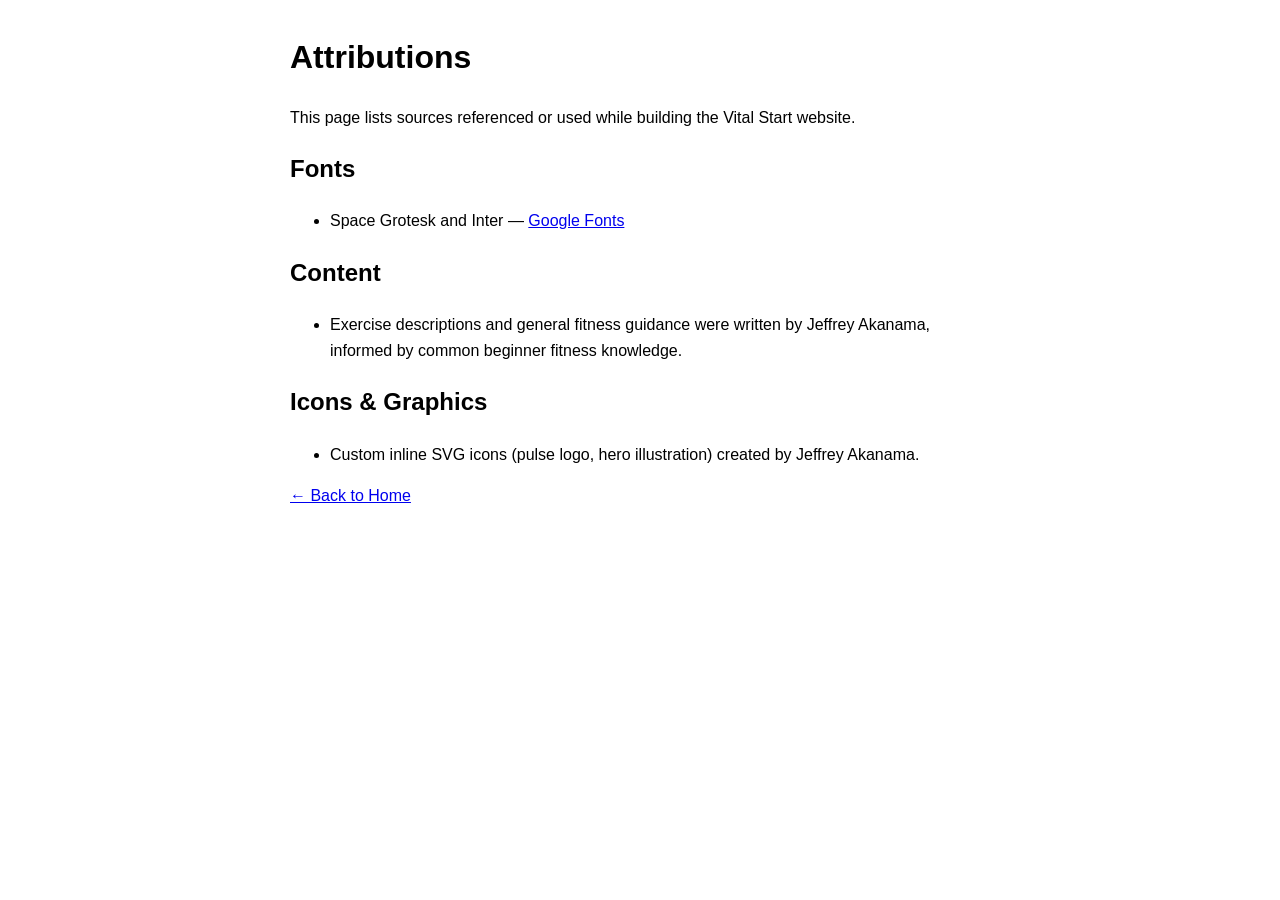
<file: final/attributions.html>
<!DOCTYPE html>
<html lang="en">

<head>
    <meta charset="UTF-8" />
    <meta name="viewport" content="width=device-width, initial-scale=1.0" />
    <title>Attributions | Vital Start</title>
    <meta name="description"
        content="Sources and attributions for content, images, and icons used on the Vital Start website." />
    <meta name="author" content="Jeffrey Akanama" />
</head>

<body>
    <main style="max-width: 700px; margin: 2rem auto; padding: 0 1.5rem; font-family: sans-serif; line-height: 1.6;">
        <h1>Attributions</h1>
        <p>This page lists sources referenced or used while building the Vital Start website.</p>

        <h2>Fonts</h2>
        <ul>
            <li>Space Grotesk and Inter — <a href="https://fonts.google.com/" target="_blank" rel="noopener">Google
                    Fonts</a></li>
        </ul>

        <h2>Content</h2>
        <ul>
            <li>Exercise descriptions and general fitness guidance were written by Jeffrey Akanama, informed by common
                beginner fitness knowledge.</li>
        </ul>

        <h2>Icons &amp; Graphics</h2>
        <ul>
            <li>Custom inline SVG icons (pulse logo, hero illustration) created by Jeffrey Akanama.</li>
        </ul>

        <p><a href="index.html">&larr; Back to Home</a></p>
    </main>
</body>

</html>
</file>
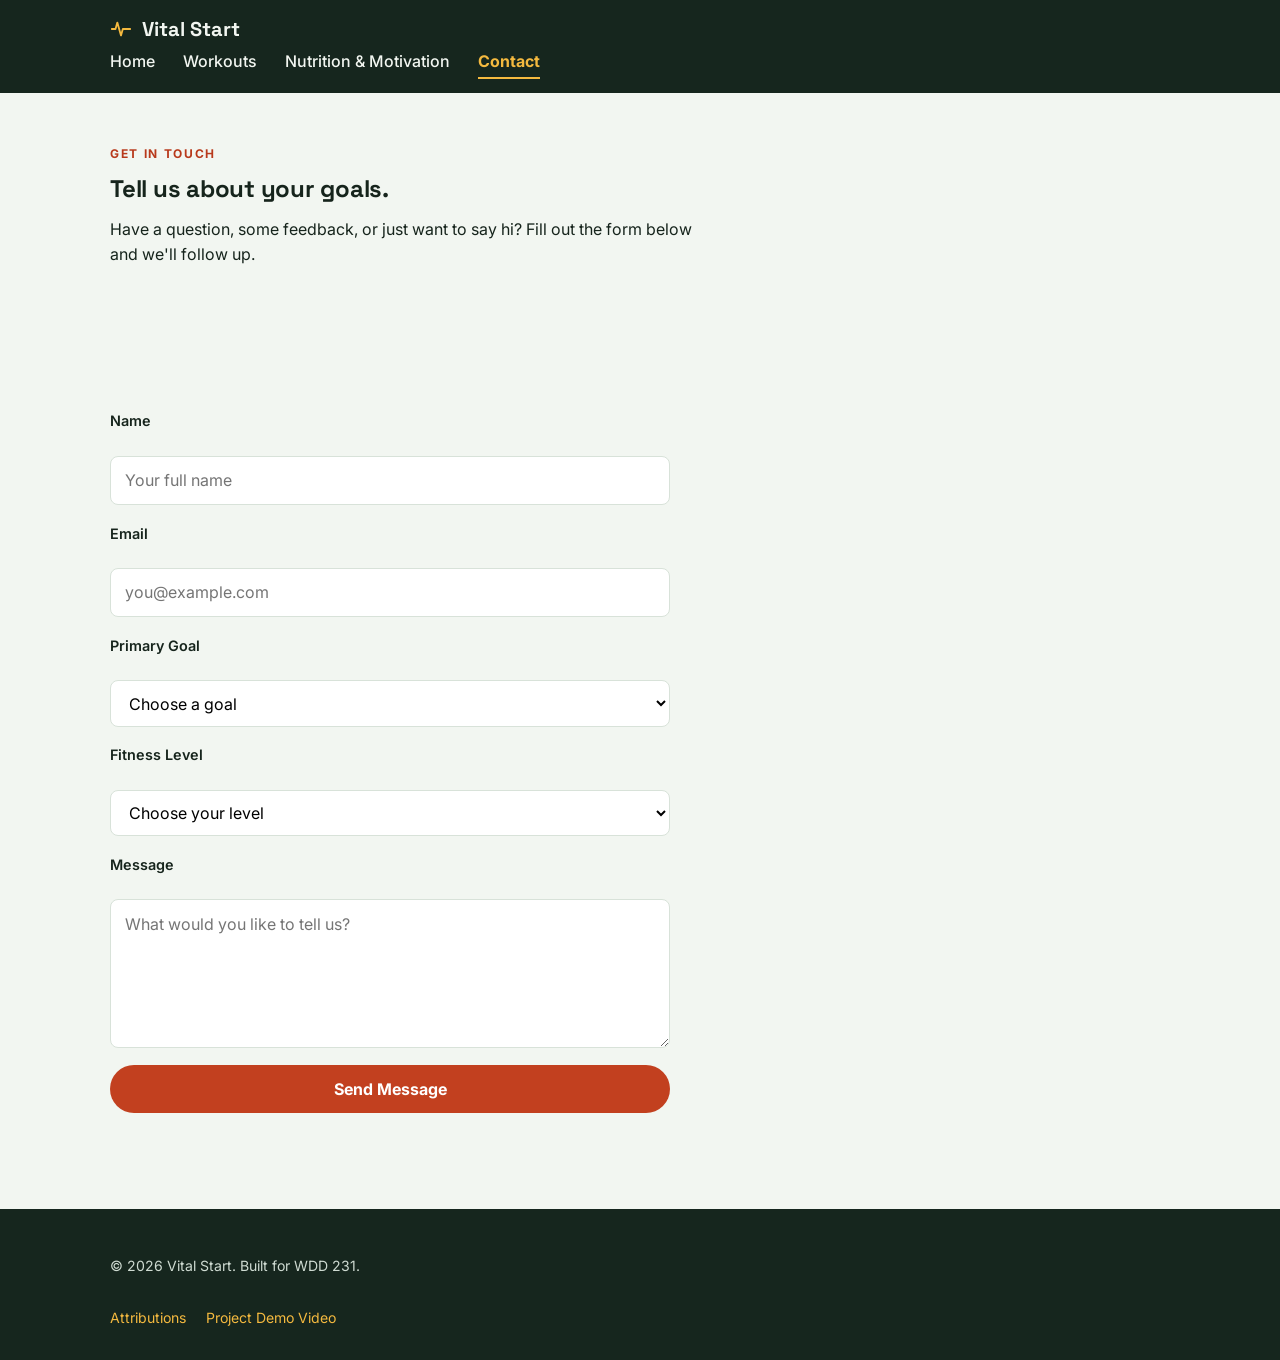
<file: final/contact.html>
<!DOCTYPE html>
<html lang="en">

<head>
    <meta charset="UTF-8" />
    <meta name="viewport" content="width=device-width, initial-scale=1.0" />
    <title>Contact | Vital Start</title>
    <meta name="description"
        content="Get in touch with Vital Start — send a question, share feedback, or tell us about your fitness goals." />
    <meta name="author" content="Jeffrey Akanama" />

    <meta property="og:title" content="Contact | Vital Start" />
    <meta property="og:description" content="Send us a message about your fitness and wellness goals." />
    <meta property="og:type" content="website" />

    <link rel="icon" href="images/favicon.svg" type="image/svg+xml" />
    <link rel="alternate icon" href="images/favicon-32.png" type="image/png" />
    <link rel="preconnect" href="https://fonts.googleapis.com" />
    <link rel="preconnect" href="https://fonts.gstatic.com" crossorigin />
    <link
        href="https://fonts.googleapis.com/css2?family=Space+Grotesk:wght@500;700&family=Inter:wght@400;500;600;700&display=swap"
        rel="stylesheet" />
    <link rel="stylesheet" href="styles/style.css" />
</head>

<body>

    <header>
        <div class="wrap header-inner">
            <a href="index.html" class="brand">
                <svg class="pulse" viewBox="0 0 24 24" fill="none" aria-hidden="true">
                    <path d="M2 12h4l2-7 4 14 2-7h8" stroke="#f4b93f" stroke-width="2" stroke-linecap="round"
                        stroke-linejoin="round" />
                </svg>
                Vital Start
            </a>
            <button class="nav-toggle" aria-expanded="false" aria-controls="primary-nav"
                aria-label="Toggle navigation menu">
                <span></span><span></span><span></span>
            </button>
            <nav>
                <ul id="primary-nav">
                    <li><a href="index.html">Home</a></li>
                    <li><a href="workouts.html">Workouts</a></li>
                    <li><a href="nutrition.html">Nutrition &amp; Motivation</a></li>
                    <li><a href="contact.html" aria-current="page">Contact</a></li>
                </ul>
            </nav>
        </div>
    </header>

    <main class="wrap">
        <section class="section-head" style="padding-top:2.5rem;">
            <p class="eyebrow">Get In Touch</p>
            <h1>Tell us about your goals.</h1>
            <p>Have a question, some feedback, or just want to say hi? Fill out the form below and we'll follow up.</p>
        </section>

        <section style="max-width:640px; padding-bottom:3rem;">
            <form action="thanks.html" method="get">
                <label for="name">Name</label>
                <input type="text" id="name" name="name" required minlength="2" placeholder="Your full name" />

                <label for="email">Email</label>
                <input type="email" id="email" name="email" required placeholder="you@example.com" />

                <label for="goal">Primary Goal</label>
                <select id="goal" name="goal" required>
                    <option value="" disabled selected>Choose a goal</option>
                    <option value="Build Strength">Build Strength</option>
                    <option value="Improve Endurance">Improve Endurance</option>
                    <option value="Better Nutrition">Better Nutrition</option>
                    <option value="General Wellness">General Wellness</option>
                </select>

                <label for="level">Fitness Level</label>
                <select id="level" name="level" required>
                    <option value="" disabled selected>Choose your level</option>
                    <option value="Beginner">Beginner</option>
                    <option value="Intermediate">Intermediate</option>
                    <option value="Advanced">Advanced</option>
                </select>

                <label for="message">Message</label>
                <textarea id="message" name="message" rows="5" required minlength="10"
                    placeholder="What would you like to tell us?"></textarea>

                <button type="submit" class="btn">Send Message</button>
            </form>
        </section>
    </main>

    <footer>
        <div class="wrap footer-inner">
            <p>&copy; 2026 Vital Start. Built for WDD 231.</p>
            <div class="footer-links">
                <a href="attributions.html">Attributions</a>
                <a href="https://www.loom.com/share/820a04f010924d5ea3297eb2f0b8eaed" target="_blank"
                    rel="noopener">Project Demo
                    Video</a>
            </div>
        </div>
    </footer>

    <script type="module" src="scripts/main.js"></script>
</body>

</html>
</file>
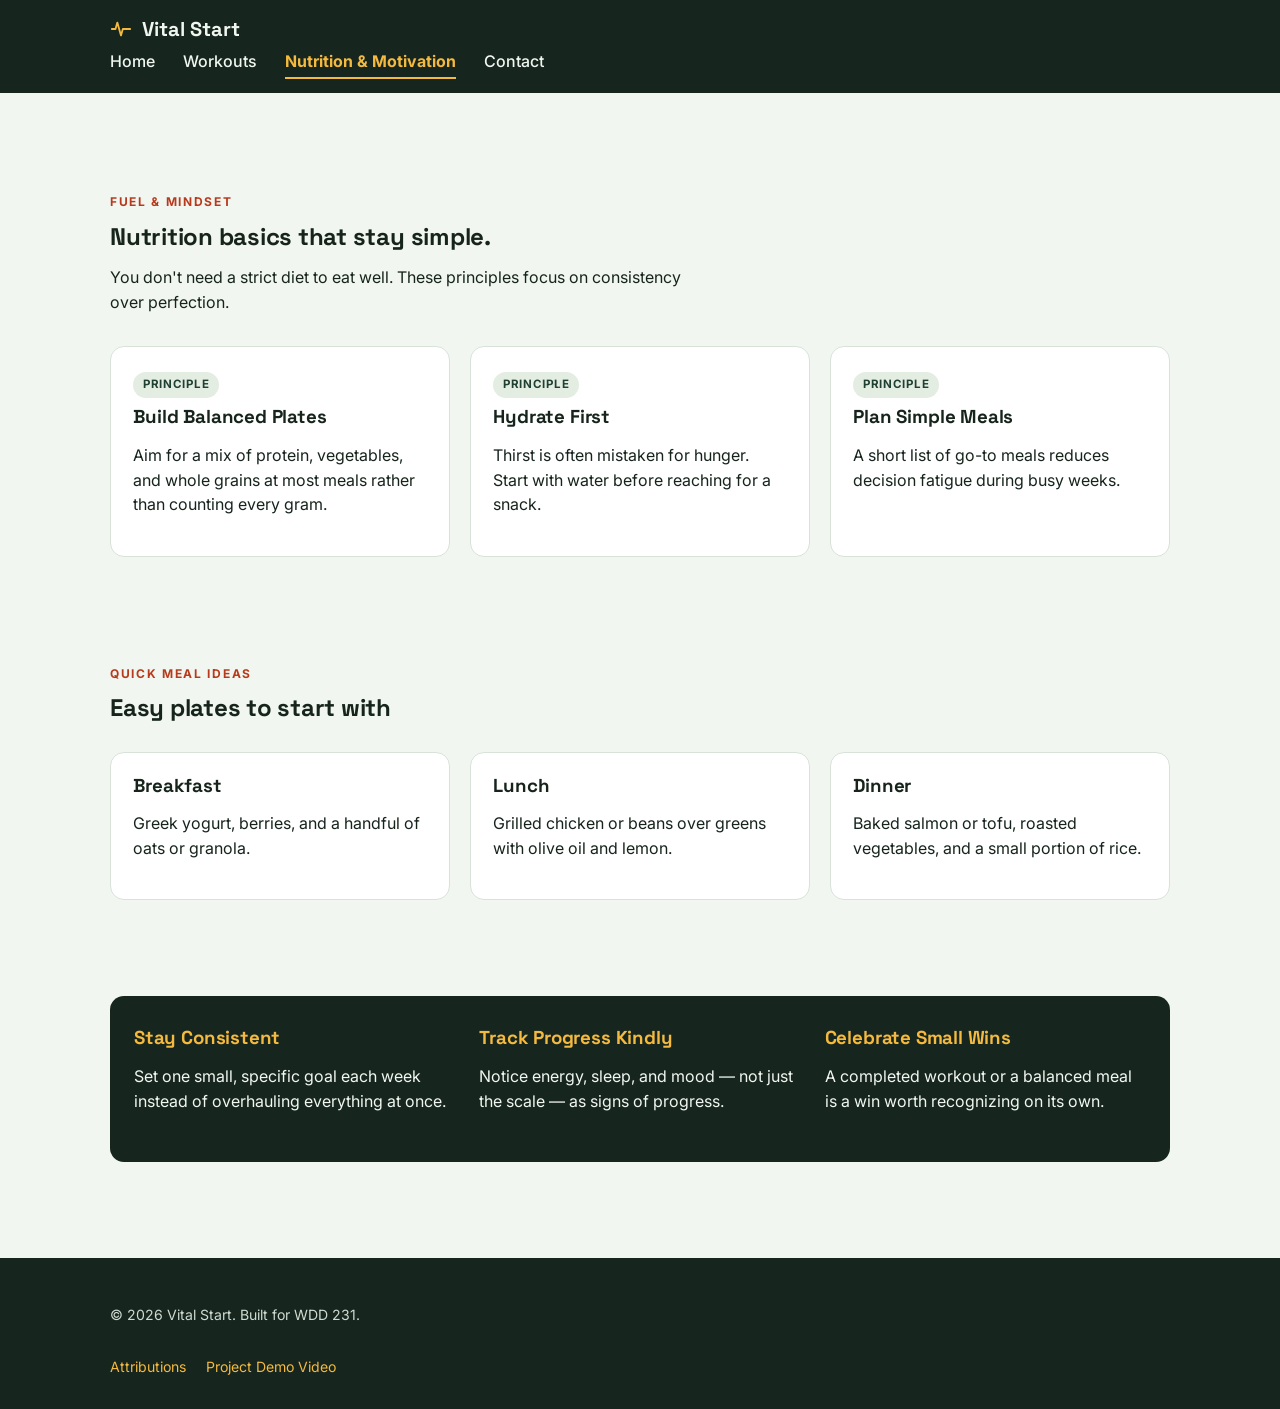
<file: final/nutrition.html>
<!DOCTYPE html>
<html lang="en">

<head>
    <meta charset="UTF-8" />
    <meta name="viewport" content="width=device-width, initial-scale=1.0" />
    <title>Nutrition &amp; Motivation | Vital Start</title>
    <meta name="description"
        content="Learn beginner nutrition principles, simple meal ideas, and motivation strategies to support long-term wellness." />
    <meta name="author" content="Jeffrey Akanama" />

    <meta property="og:title" content="Nutrition & Motivation | Vital Start" />
    <meta property="og:description"
        content="Beginner nutrition principles and motivation strategies for lasting wellness." />
    <meta property="og:type" content="website" />

    <link rel="icon" href="images/favicon.svg" type="image/svg+xml" />
    <link rel="alternate icon" href="images/favicon-32.png" type="image/png" />
    <link rel="preconnect" href="https://fonts.googleapis.com" />
    <link rel="preconnect" href="https://fonts.gstatic.com" crossorigin />
    <link
        href="https://fonts.googleapis.com/css2?family=Space+Grotesk:wght@500;700&family=Inter:wght@400;500;600;700&display=swap"
        rel="stylesheet" />
    <link rel="stylesheet" href="styles/style.css" />
</head>

<body>

    <header>
        <div class="wrap header-inner">
            <a href="index.html" class="brand">
                <svg class="pulse" viewBox="0 0 24 24" fill="none" aria-hidden="true">
                    <path d="M2 12h4l2-7 4 14 2-7h8" stroke="#f4b93f" stroke-width="2" stroke-linecap="round"
                        stroke-linejoin="round" />
                </svg>
                Vital Start
            </a>
            <button class="nav-toggle" aria-expanded="false" aria-controls="primary-nav"
                aria-label="Toggle navigation menu">
                <span></span><span></span><span></span>
            </button>
            <nav>
                <ul id="primary-nav">
                    <li><a href="index.html">Home</a></li>
                    <li><a href="workouts.html">Workouts</a></li>
                    <li><a href="nutrition.html" aria-current="page">Nutrition &amp; Motivation</a></li>
                    <li><a href="contact.html">Contact</a></li>
                </ul>
            </nav>
        </div>
    </header>

    <main>
        <section class="wrap">
            <div class="section-head" style="padding-top:2.5rem;">
                <p class="eyebrow">Fuel &amp; Mindset</p>
                <h1>Nutrition basics that stay simple.</h1>
                <p>You don't need a strict diet to eat well. These principles focus on consistency over perfection.</p>
            </div>

            <div class="grid-3">
                <div class="card">
                    <span class="tag">Principle</span>
                    <h3>Build Balanced Plates</h3>
                    <p>Aim for a mix of protein, vegetables, and whole grains at most meals rather than counting every
                        gram.</p>
                </div>
                <div class="card">
                    <span class="tag">Principle</span>
                    <h3>Hydrate First</h3>
                    <p>Thirst is often mistaken for hunger. Start with water before reaching for a snack.</p>
                </div>
                <div class="card">
                    <span class="tag">Principle</span>
                    <h3>Plan Simple Meals</h3>
                    <p>A short list of go-to meals reduces decision fatigue during busy weeks.</p>
                </div>
            </div>
        </section>

        <section class="wrap">
            <div class="section-head">
                <p class="eyebrow">Quick Meal Ideas</p>
                <h2>Easy plates to start with</h2>
            </div>
            <div class="grid-3">
                <div class="card">
                    <h3>Breakfast</h3>
                    <p>Greek yogurt, berries, and a handful of oats or granola.</p>
                </div>
                <div class="card">
                    <h3>Lunch</h3>
                    <p>Grilled chicken or beans over greens with olive oil and lemon.</p>
                </div>
                <div class="card">
                    <h3>Dinner</h3>
                    <p>Baked salmon or tofu, roasted vegetables, and a small portion of rice.</p>
                </div>
            </div>
        </section>

        <section class="wrap">
            <div class="stat-band">
                <div>
                    <h3 style="color:var(--gold); margin-bottom:0.4rem;">Stay Consistent</h3>
                    <p>Set one small, specific goal each week instead of overhauling everything at once.</p>
                </div>
                <div>
                    <h3 style="color:var(--gold); margin-bottom:0.4rem;">Track Progress Kindly</h3>
                    <p>Notice energy, sleep, and mood — not just the scale — as signs of progress.</p>
                </div>
                <div>
                    <h3 style="color:var(--gold); margin-bottom:0.4rem;">Celebrate Small Wins</h3>
                    <p>A completed workout or a balanced meal is a win worth recognizing on its own.</p>
                </div>
            </div>
        </section>
    </main>

    <footer>
        <div class="wrap footer-inner">
            <p>&copy; 2026 Vital Start. Built for WDD 231.</p>
            <div class="footer-links">
                <a href="attributions.html">Attributions</a>
                <a href="https://www.loom.com/share/820a04f010924d5ea3297eb2f0b8eaed" target="_blank"
                    rel="noopener">Project Demo
                    Video</a>
            </div>
        </div>
    </footer>

    <script type="module" src="scripts/main.js"></script>
</body>

</html>
</file>
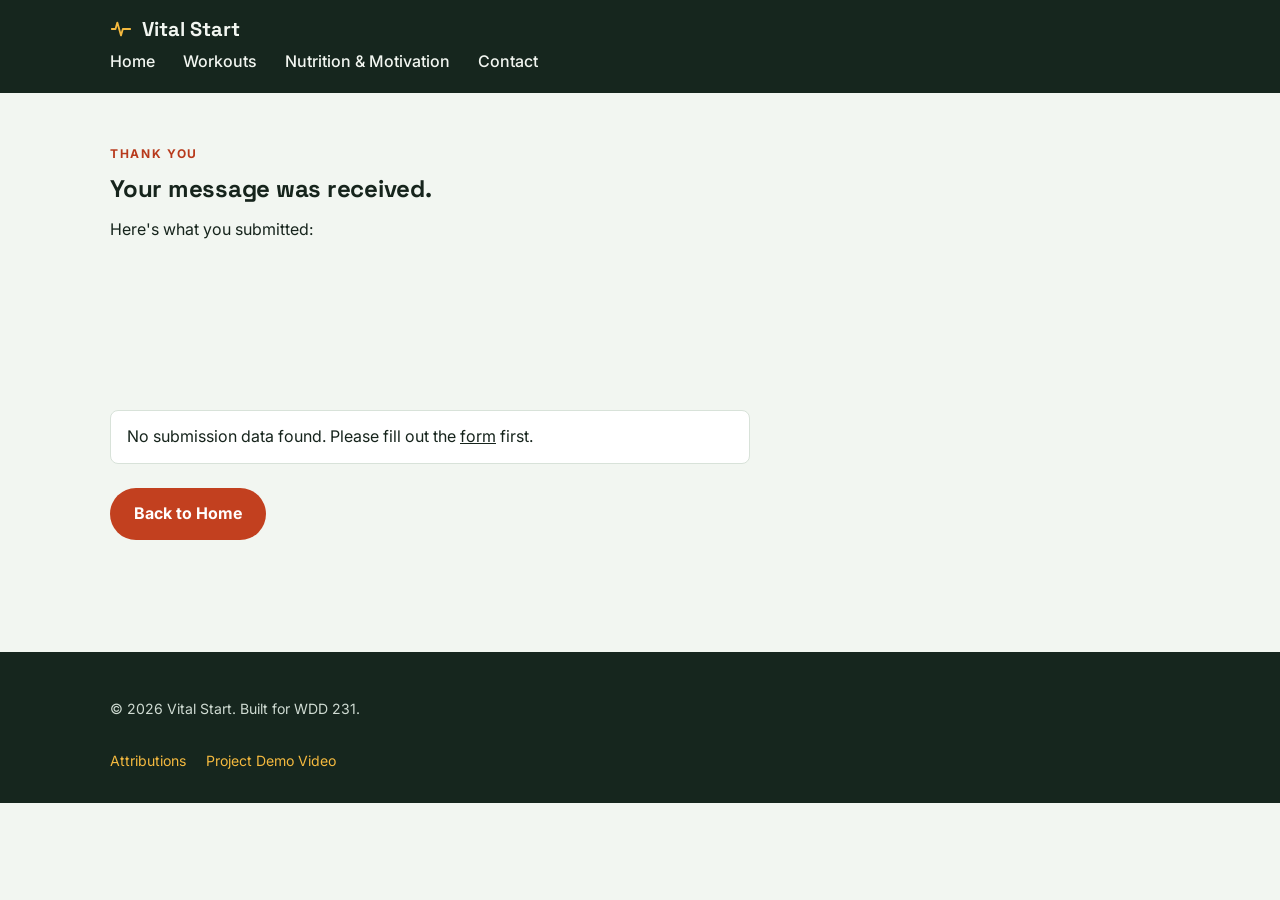
<file: final/thanks.html>
<!DOCTYPE html>
<html lang="en">

<head>
    <meta charset="UTF-8" />
    <meta name="viewport" content="width=device-width, initial-scale=1.0" />
    <title>Message Received | Vital Start</title>
    <meta name="description"
        content="Confirmation page showing the details you submitted through the Vital Start contact form." />
    <meta name="author" content="Jeffrey Akanama" />
    <meta name="robots" content="noindex" />

    <link rel="icon" href="images/favicon.svg" type="image/svg+xml" />
    <link rel="alternate icon" href="images/favicon-32.png" type="image/png" />
    <link rel="preconnect" href="https://fonts.googleapis.com" />
    <link rel="preconnect" href="https://fonts.gstatic.com" crossorigin />
    <link
        href="https://fonts.googleapis.com/css2?family=Space+Grotesk:wght@500;700&family=Inter:wght@400;500;600;700&display=swap"
        rel="stylesheet" />
    <link rel="stylesheet" href="styles/style.css" />
</head>

<body>

    <header>
        <div class="wrap header-inner">
            <a href="index.html" class="brand">
                <svg class="pulse" viewBox="0 0 24 24" fill="none" aria-hidden="true">
                    <path d="M2 12h4l2-7 4 14 2-7h8" stroke="#f4b93f" stroke-width="2" stroke-linecap="round"
                        stroke-linejoin="round" />
                </svg>
                Vital Start
            </a>
            <button class="nav-toggle" aria-expanded="false" aria-controls="primary-nav"
                aria-label="Toggle navigation menu">
                <span></span><span></span><span></span>
            </button>
            <nav>
                <ul id="primary-nav">
                    <li><a href="index.html">Home</a></li>
                    <li><a href="workouts.html">Workouts</a></li>
                    <li><a href="nutrition.html">Nutrition &amp; Motivation</a></li>
                    <li><a href="contact.html">Contact</a></li>
                </ul>
            </nav>
        </div>
    </header>

    <main class="wrap">
        <section class="section-head" style="padding-top:2.5rem;">
            <p class="eyebrow">Thank You</p>
            <h1>Your message was received.</h1>
            <p>Here's what you submitted:</p>
        </section>

        <section style="max-width:640px; padding-bottom:3rem;">
            <ul id="submissionList" class="submission-list"></ul>
            <p><a href="index.html" class="btn">Back to Home</a></p>
        </section>
    </main>

    <footer>
        <div class="wrap footer-inner">
            <p>&copy; 2026 Vital Start. Built for WDD 231.</p>
            <div class="footer-links">
                <a href="attributions.html">Attributions</a>
                <a href="https://www.loom.com/share/820a04f010924d5ea3297eb2f0b8eaed" target="_blank"
                    rel="noopener">Project Demo
                    Video</a>
            </div>
        </div>
    </footer>

    <script type="module" src="scripts/main.js"></script>
    <script type="module" src="scripts/form-action.js"></script>
</body>

</html>
</file>
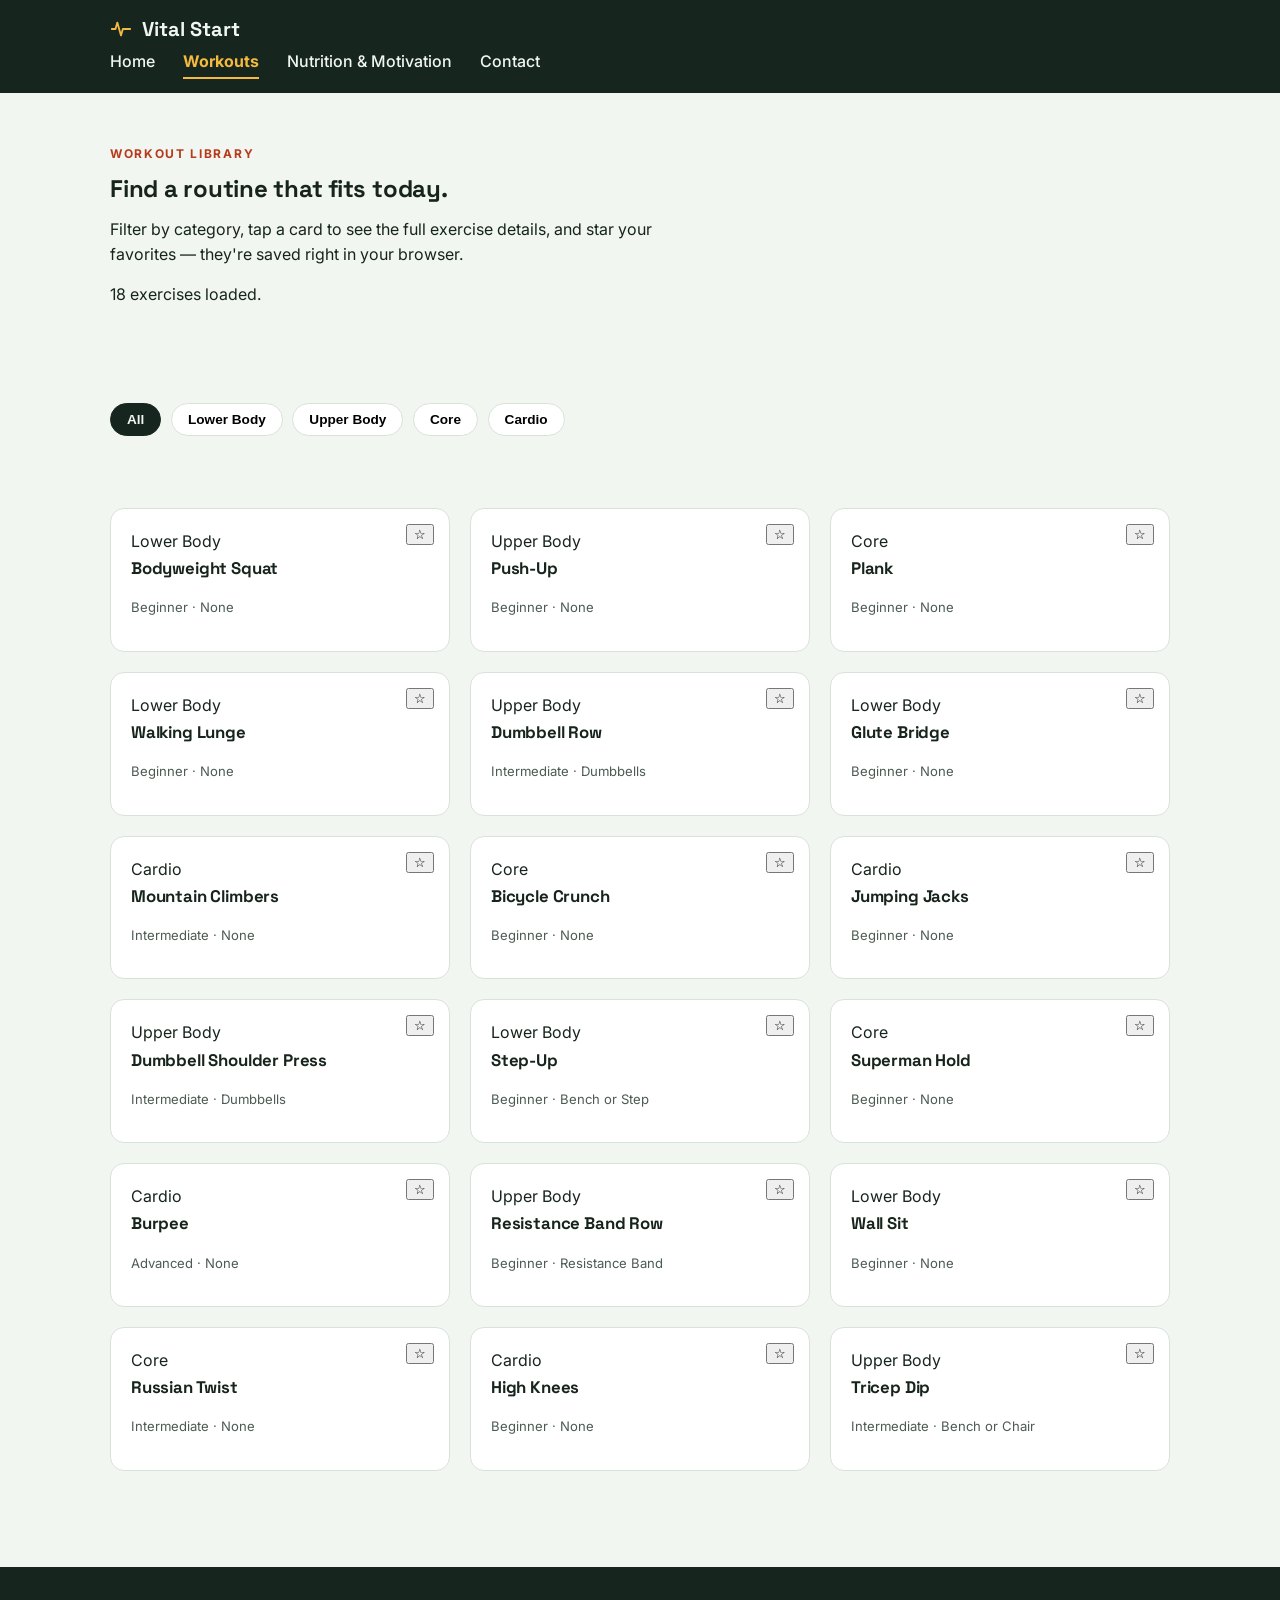
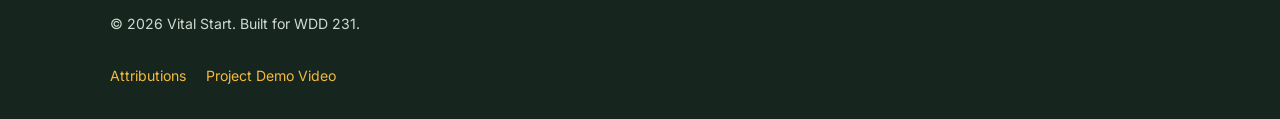
<file: final/workouts.html>
<!DOCTYPE html>
<html lang="en">

<head>
    <meta charset="UTF-8" />
    <meta name="viewport" content="width=device-width, initial-scale=1.0" />
    <title>Workout Routines | Vital Start</title>
    <meta name="description"
        content="Browse beginner-friendly workout routines by category, view full exercise details, and save your favorites." />
    <meta name="author" content="Jeffrey Akanama" />

    <meta property="og:title" content="Workout Routines | Vital Start" />
    <meta property="og:description" content="Beginner-friendly workout routines you can filter and explore." />
    <meta property="og:type" content="website" />

    <link rel="icon" href="images/favicon.svg" type="image/svg+xml" />
    <link rel="alternate icon" href="images/favicon-32.png" type="image/png" />
    <link rel="preconnect" href="https://fonts.googleapis.com" />
    <link rel="preconnect" href="https://fonts.gstatic.com" crossorigin />
    <link
        href="https://fonts.googleapis.com/css2?family=Space+Grotesk:wght@500;700&family=Inter:wght@400;500;600;700&display=swap"
        rel="stylesheet" />
    <link rel="stylesheet" href="styles/style.css" />
</head>

<body>

    <header>
        <div class="wrap header-inner">
            <a href="index.html" class="brand">
                <svg class="pulse" viewBox="0 0 24 24" fill="none" aria-hidden="true">
                    <path d="M2 12h4l2-7 4 14 2-7h8" stroke="#f4b93f" stroke-width="2" stroke-linecap="round"
                        stroke-linejoin="round" />
                </svg>
                Vital Start
            </a>
            <button class="nav-toggle" aria-expanded="false" aria-controls="primary-nav"
                aria-label="Toggle navigation menu">
                <span></span><span></span><span></span>
            </button>
            <nav>
                <ul id="primary-nav">
                    <li><a href="index.html">Home</a></li>
                    <li><a href="workouts.html" aria-current="page">Workouts</a></li>
                    <li><a href="nutrition.html">Nutrition &amp; Motivation</a></li>
                    <li><a href="contact.html">Contact</a></li>
                </ul>
            </nav>
        </div>
    </header>

    <main class="wrap">
        <section class="section-head" style="padding-top:2.5rem;">
            <p class="eyebrow">Workout Library</p>
            <h1>Find a routine that fits today.</h1>
            <p>Filter by category, tap a card to see the full exercise details, and star your favorites — they're saved
                right in your browser.</p>
            <p id="loadStatus" role="status" aria-live="polite">Loading exercises&hellip;</p>
        </section>

        <div id="filterBar" class="filter-bar" aria-label="Filter exercises by category"></div>

        <section class="grid-3" id="exerciseGrid" aria-live="polite">
            <!-- Dynamically generated exercise cards inserted here -->
        </section>

        <dialog id="exerciseModal" aria-labelledby="modalTitleRegion">
            <button id="modalClose" class="modal-close" aria-label="Close dialog">&times;</button>
            <div class="modal-body" id="modalBody" role="document">
                <!-- Dynamic exercise detail content -->
            </div>
        </dialog>
    </main>

    <footer>
        <div class="wrap footer-inner">
            <p>&copy; 2026 Vital Start. Built for WDD 231.</p>
            <div class="footer-links">
                <a href="attributions.html">Attributions</a>
                <a href="https://www.loom.com/share/820a04f010924d5ea3297eb2f0b8eaed" target="_blank"
                    rel="noopener">Project Demo
                    Video</a>
            </div>
        </div>
    </footer>

    <script type="module" src="scripts/main.js"></script>
    <script type="module" src="scripts/workouts.js"></script>
</body>

</html>
</file>
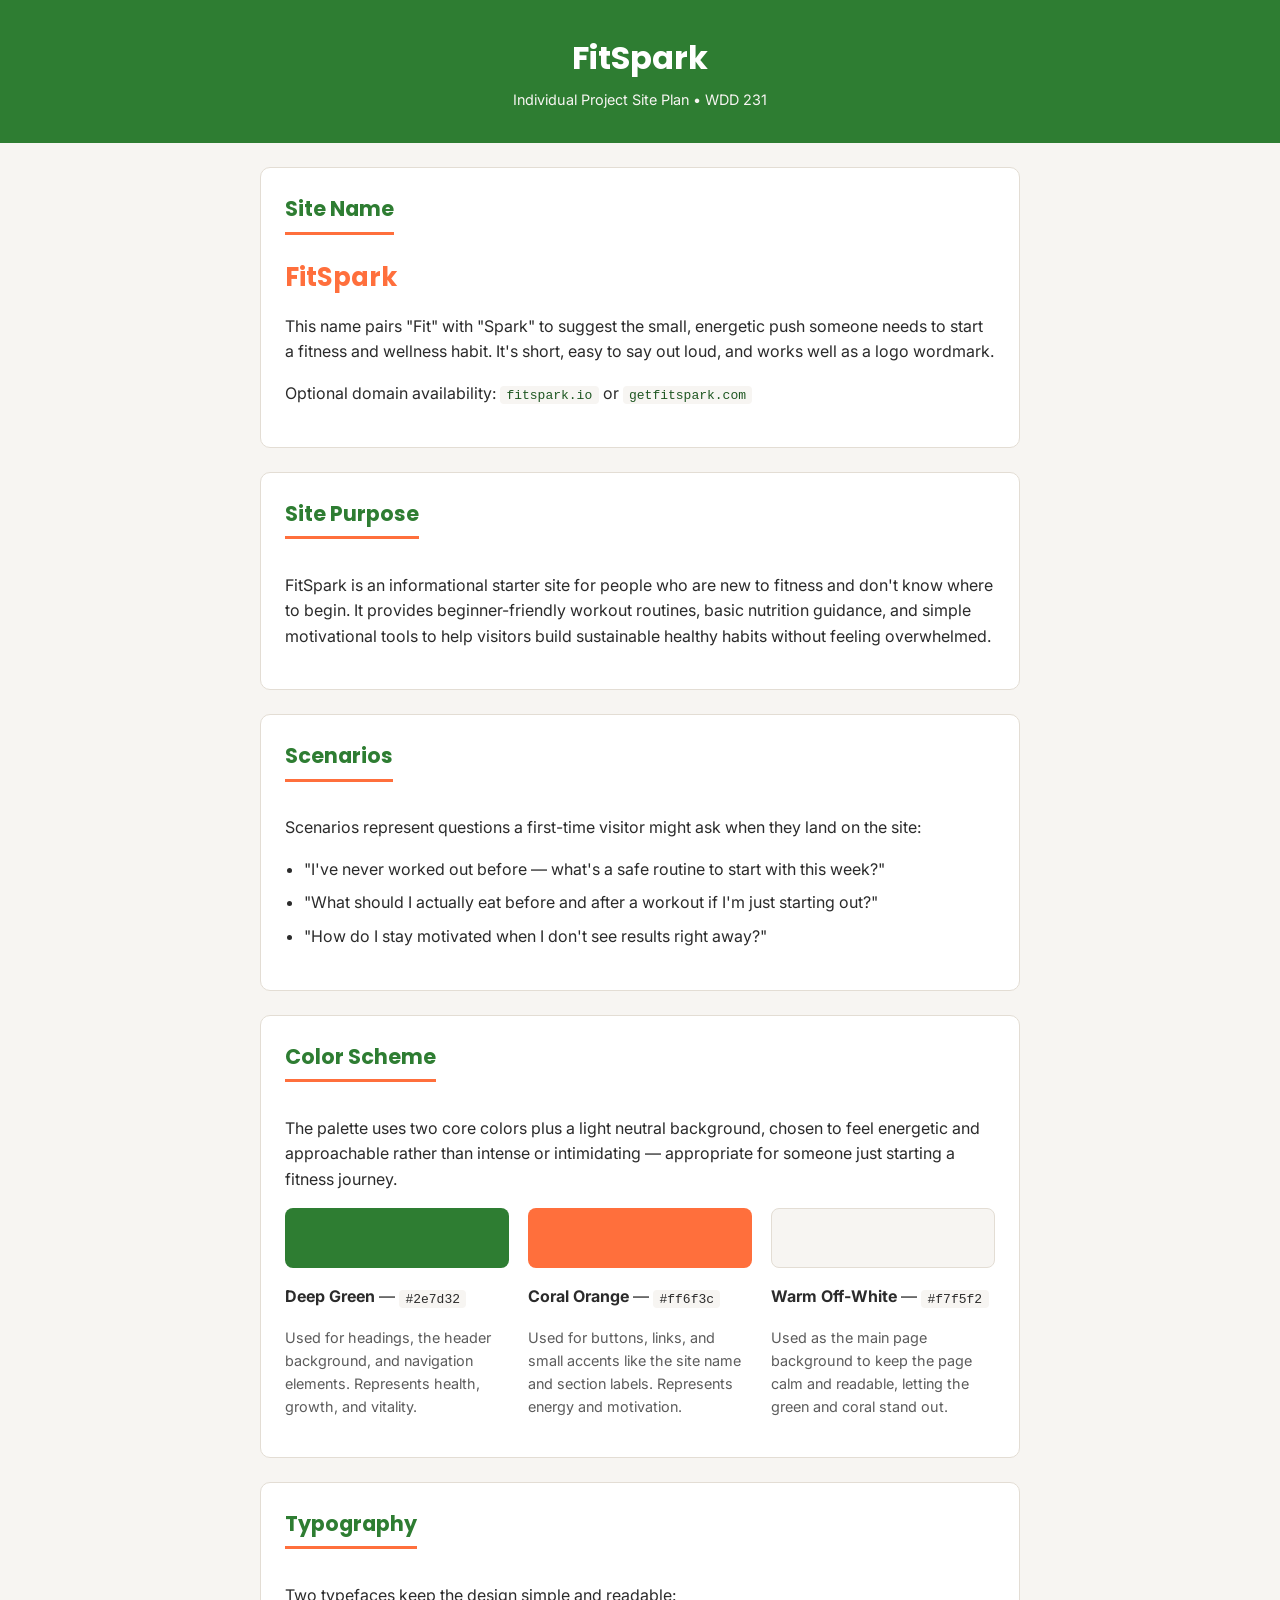
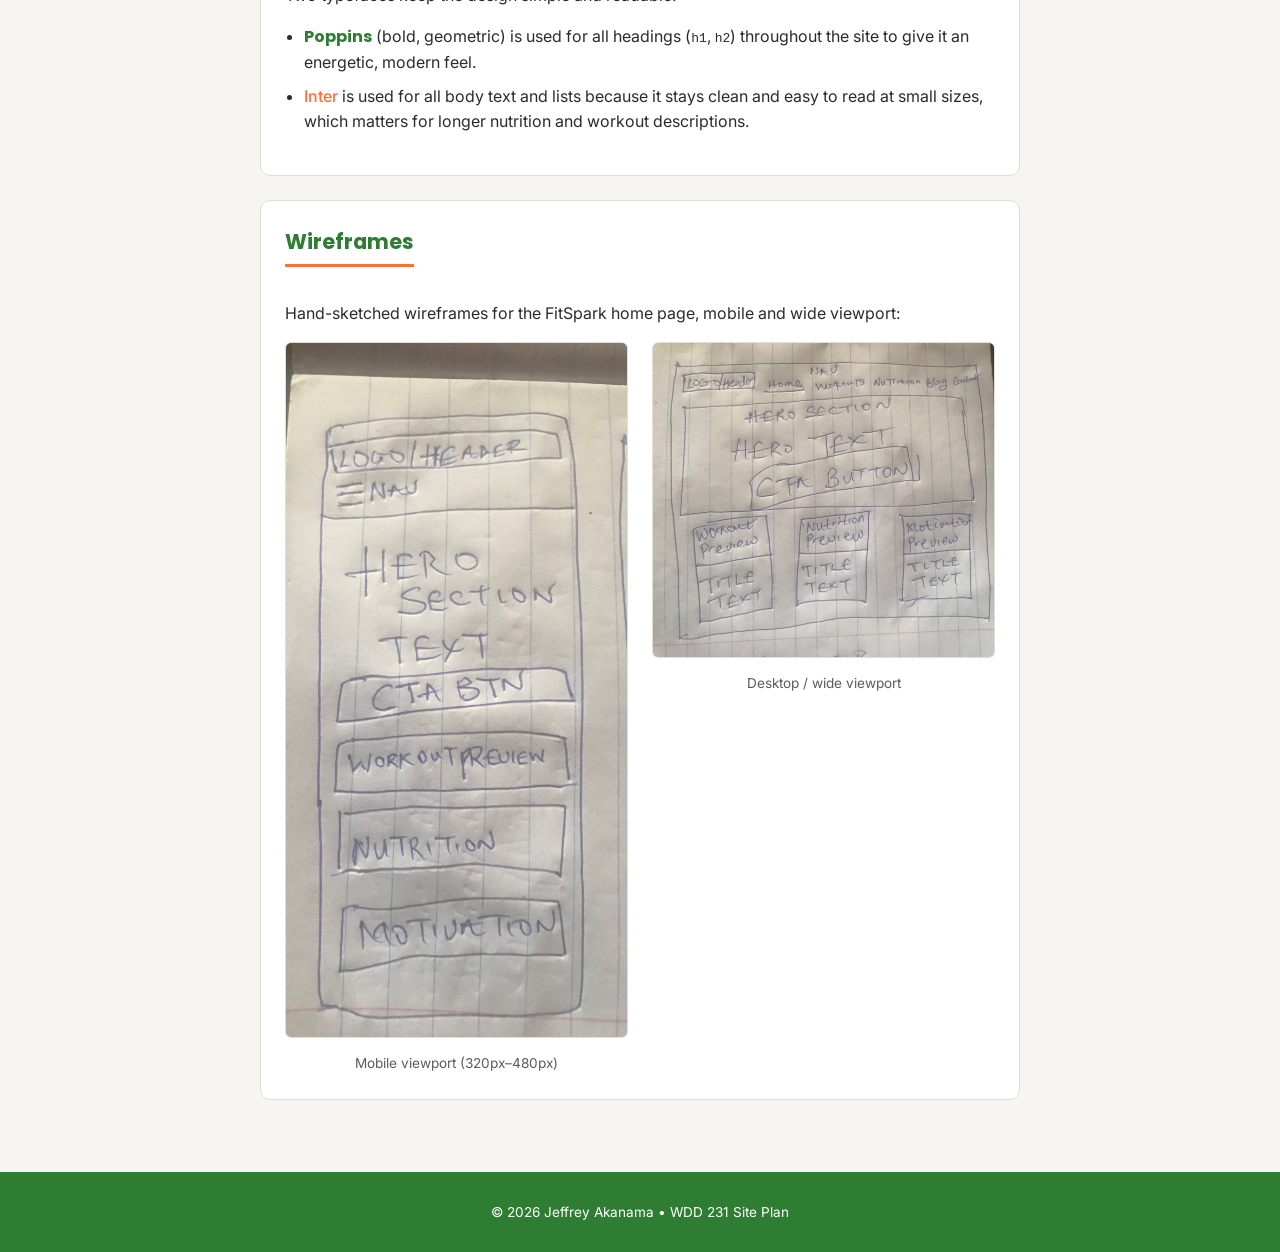
<file: siteplan/siteplan.html>
<!DOCTYPE html>
<html lang="en">

<head>
    <meta charset="UTF-8">
    <meta name="viewport" content="width=device-width, initial-scale=1.0">
    <meta name="description" content="Site plan for FitSpark, a personal fitness and wellness starter website project.">
    <meta name="author" content="Jeffrey Akanama">
    <title>FitSpark | Site Plan</title>

    <link rel="preconnect" href="https://fonts.googleapis.com">
    <link rel="preconnect" href="https://fonts.gstatic.com" crossorigin>
    <link href="https://fonts.googleapis.com/css2?family=Poppins:wght@600;700&family=Inter:wght@400;500&display=swap"
        rel="stylesheet">

    <link rel="stylesheet" href="styles/siteplan.css">
</head>

<body>

    <header>
        <h1>FitSpark</h1>
        <p class="subtitle">Individual Project Site Plan &bull; WDD 231</p>
    </header>

    <main>

        <section class="plan-section">
            <h2>Site Name</h2>
            <p class="site-name">FitSpark</p>
            <p>This name pairs "Fit" with "Spark" to suggest the small, energetic push someone needs to start a
                fitness and wellness habit. It's short, easy to say out loud, and works well as a logo wordmark.</p>
            <p class="domain-note">Optional domain availability: <span>fitspark.io</span> or
                <span>getfitspark.com</span>
            </p>
        </section>

        <section class="plan-section">
            <h2>Site Purpose</h2>
            <p>FitSpark is an informational starter site for people who are new to fitness and don't know where to
                begin. It provides beginner-friendly workout routines, basic nutrition guidance, and simple
                motivational tools to help visitors build sustainable healthy habits without feeling overwhelmed.</p>
        </section>

        <section class="plan-section">
            <h2>Scenarios</h2>
            <p>Scenarios represent questions a first-time visitor might ask when they land on the site:</p>
            <ul>
                <li>"I've never worked out before &mdash; what's a safe routine to start with this week?"</li>
                <li>"What should I actually eat before and after a workout if I'm just starting out?"</li>
                <li>"How do I stay motivated when I don't see results right away?"</li>
            </ul>
        </section>

        <section class="plan-section">
            <h2>Color Scheme</h2>
            <p>The palette uses two core colors plus a light neutral background, chosen to feel energetic and
                approachable rather than intense or intimidating &mdash; appropriate for someone just starting a
                fitness journey.</p>

            <div class="color-swatches">
                <div class="swatch">
                    <div class="swatch-box swatch-green"></div>
                    <p><strong>Deep Green</strong> &mdash; <code>#2e7d32</code></p>
                    <p class="swatch-use">Used for headings, the header background, and navigation elements. Represents
                        health, growth, and vitality.</p>
                </div>

                <div class="swatch">
                    <div class="swatch-box swatch-coral"></div>
                    <p><strong>Coral Orange</strong> &mdash; <code>#ff6f3c</code></p>
                    <p class="swatch-use">Used for buttons, links, and small accents like the site name and section
                        labels. Represents energy and motivation.</p>
                </div>

                <div class="swatch">
                    <div class="swatch-box swatch-neutral"></div>
                    <p><strong>Warm Off-White</strong> &mdash; <code>#f7f5f2</code></p>
                    <p class="swatch-use">Used as the main page background to keep the page calm and readable, letting
                        the green and coral stand out.</p>
                </div>
            </div>
        </section>

        <section class="plan-section">
            <h2>Typography</h2>
            <p>Two typefaces keep the design simple and readable:</p>
            <ul>
                <li><span class="font-heading-sample">Poppins</span> (bold, geometric) is used for all headings
                    (<code>h1</code>, <code>h2</code>) throughout the site to give it an energetic, modern feel.</li>
                <li><span class="font-body-sample">Inter</span> is used for all body text and lists because it stays
                    clean and easy to read at small sizes, which matters for longer nutrition and workout descriptions.
                </li>
            </ul>
        </section>

        <section class="plan-section">
            <h2>Wireframes</h2>
            <p>Hand-sketched wireframes for the FitSpark home page, mobile and wide viewport:</p>

            <div class="wireframes">
                <figure>
                    <img src="images/wireframe-mobile.jpg"
                        alt="Hand-drawn wireframe of the FitSpark home page on a mobile viewport">
                    <figcaption>Mobile viewport (320px&ndash;480px)</figcaption>
                </figure>

                <figure>
                    <img src="images/wireframe-desktop.jpg"
                        alt="Hand-drawn wireframe of the FitSpark home page on a desktop viewport">
                    <figcaption>Desktop / wide viewport</figcaption>
                </figure>
            </div>
        </section>

    </main>

    <footer>
        <p>&copy; 2026 Jeffrey Akanama &bull; WDD 231 Site Plan</p>
    </footer>

</body>

</html>
</file>
<file: styles/small.css>
* {
    margin: 0;
    padding: 0;
    box-sizing: border-box;
}

body {
    font-family: 'Roboto', sans-serif;
    max-width: 1200px;
    margin: 0 auto;
    color: #222;
    background: #ffffff;
}

img {
    max-width: 100%;
    height: auto;
}

a {
    text-decoration: none;
}

/* HEADER */

header {
    display: flex;
    justify-content: space-between;
    align-items: center;
    padding: 1rem;
    position: relative;
}

.logo-box {
    display: flex;
    align-items: center;
    gap: .75rem;
}

#menu {
    font-size: 2rem;
    background: none;
    border: none;
    cursor: pointer;
}

/* Hide navigation by default */
.navigation {
    display: none;
    list-style: none;
}

/* Show when JS adds .open */
.navigation.open {
    display: block;
}

/* Dropdown */
nav {
    position: absolute;
    top: 100%;
    right: 0;
    width: 220px;
    z-index: 100;
}

.navigation a {
    display: block;
    background: #222;
    color: #fff;
    padding: 1rem;
    text-decoration: none;
}

.navigation a:hover {
    background: #555;
}

/* MAIN */

main {
    padding: 1rem;
}

h1 {
    margin-bottom: 1rem;
}

.top-grid {
    display: grid;
    gap: 1rem;
}

/* CARDS */

.card {
    border: 1px solid #ccc;
    margin-bottom: 1rem;
}

.card h2 {
    background: #222;
    color: white;
    text-align: center;
    padding: .75rem;
    font-size: 1.1rem;
}

.card p {
    padding: 1rem;
    line-height: 1.7;
}

.profile-photo {
    display: block;
    width: 240px;
    margin: 1rem auto;
    border-radius: 8px;
}

/* COURSE FILTER */

.filter-buttons {
    display: flex;
    justify-content: center;
    gap: .75rem;
    flex-wrap: wrap;
    padding: 1rem;
}

.filter-buttons button {
    flex: 1;
    min-width: 90px;
    padding: .75rem;
    font-size: 1rem;
    border-radius: 6px;
    border: 1px solid #555;
    cursor: pointer;
    background: #eee;
    font-weight: bold;
}

.filter-buttons button:hover {
    background: #222;
    color: white;
}

/* COURSE CARDS */

#course-container {
    display: grid;
    gap: .75rem;
    padding: 0 1rem 1rem;
}

.course-card {
    padding: 1rem;
    text-align: center;
    font-weight: bold;
    border-radius: 6px;
    border: 1px solid #777;
}

.completed {
    background: #1b5e20;
    color: white;
}

.not-completed {
    background: #ddd;
    color: #222;
}

.credits {
    text-align: center;
    padding: 1rem;
    font-weight: bold;
}

/* FOOTER */

footer {
    text-align: center;
    padding: 2rem 1rem;
}

.social {
    display: flex;
    justify-content: center;
    gap: 1.5rem;
    margin-bottom: 1rem;
}

.social img {
    width: 42px;
    transition: .3s;
}

.social img:hover {
    transform: scale(1.15);
}

footer p {
    margin: .4rem 0;
}

/* MOBILE NAV */

nav {
    width: 100%;
}

nav.open .navigation {
    display: flex;
}
</file>
<file: styles/larger.css>
@media only screen and (min-width: 768px) {

    header {
        display: grid;
        grid-template-columns: auto 1fr;
        align-items: center;
    }

    #menu {
        display: none;
    }

    nav {
        display: block;
    }

    .navigation {
        display: flex;
        justify-content: flex-end;
        flex-direction: row;
        gap: 0;
    }

    .navigation li {
        border: none;
    }

    .navigation a {
        padding: 1rem 1.5rem;
        border-left: 1px solid #444;
    }

    .navigation a:hover {
        background: #444;
        color: #fff;
    }

    .top-grid {
        display: grid;
        grid-template-columns: 2fr 1fr;
        gap: 1rem;
        margin-bottom: 1rem;
    }

    .card {
        margin-bottom: 0;
    }


    .profile-photo {
        width: 250px;
        margin: 1rem auto;
        display: block;
    }

    .filter-buttons {
        display: grid;
        grid-template-columns: repeat(3, 1fr);
        gap: 1rem;
    }

    .filter-buttons button {
        width: 100%;
    }

    #course-container {
        display: grid;
        grid-template-columns: repeat(3, 1fr);
        gap: 1rem;
    }

    .course-card {
        font-size: 1rem;
        padding: 1rem;
    }


    footer {
        padding: 2rem;
    }

    .social img {
        width: 48px;
    }

}
</file>
<file: chamber/styles/small.css>
:root {
    --clr-primary: #0b3d59;
    /* deep river blue */
    --clr-primary-light: #14577d;
    --clr-accent: #c98a2c;
    /* gold - also doubles for gold tier badge */
    --clr-silver: #8a97a1;
    --clr-bg: #f6f5f1;
    --clr-card: #ffffff;
    --clr-text: #232323;
    --clr-muted: #5c5c5c;
    --font-body: 'Roboto', sans-serif;

    /* neutrals */
    --clr-white: #ffffff;
    --clr-dark: #1a1a1a;
    --clr-border: #eeeeee;
    --clr-border-strong: #cccccc;

    /* footer / banner text tints */
    --clr-banner-text: #dfe8ee;
    --clr-footer-text: #e6ecef;

    /* tier badge colors */
    --clr-tier1-bg: #e3e3e3;
    --clr-tier1-text: #444444;
    --clr-tier2-bg: #d9d9d9;
    --clr-tier2-text: #2b2b2b;

    /* membership card accents */
    --clr-tier-np: #6d9dc5;
    --clr-tier-bronze: #a5672f;
    --clr-tier-price: #8a5f1e;

    /* semi-transparent overlays, expressed as rgb + alpha via var() */
    --clr-white-border: rgba(255, 255, 255, 0.15);
    --clr-shadow: rgba(0, 0, 0, 0.12);
    --clr-hero-top: rgba(11, 61, 89, 0.35);
    --clr-hero-bottom: rgba(11, 61, 89, 0.85);
    --clr-modal-backdrop: rgba(11, 61, 89, 0.55);
}

body {
    font-family: var(--font-body);
    background-color: var(--clr-bg);
    color: var(--clr-text);
}

/* ---------- header ---------- */
header {
    display: flex;
    align-items: center;
    justify-content: space-between;
    padding: 0.75rem 1rem;
    background-color: var(--clr-primary);
    color: var(--clr-white);
    position: relative;
}

header .logo {
    display: flex;
    align-items: center;
    gap: 0.5rem;
    font-weight: 700;
}

header .logo img {
    width: 42px;
    height: 42px;
}

#menu {
    background: none;
    border: none;
    color: var(--clr-white);
    font-size: 1.6rem;
    line-height: 1;
}

nav#nav {
    display: none;
    position: absolute;
    top: 100%;
    left: 0;
    right: 0;
    background-color: var(--clr-primary-light);
    z-index: 10;
}

nav#nav.open {
    display: block;
}

nav#nav ul {
    display: flex;
    flex-direction: column;
}

nav#nav a {
    display: block;
    padding: 0.85rem 1rem;
    color: var(--clr-white);
    border-top: 1px solid var(--clr-white-border);
}

nav#nav a.active,
nav#nav a:hover {
    background-color: var(--clr-accent);
    color: var(--clr-dark);
}

/* ---------- generic page header banner ---------- */
.page-banner {
    background-color: var(--clr-primary);
    background: linear-gradient(120deg, var(--clr-primary), var(--clr-primary-light));
    color: var(--clr-white);
    padding: 1.75rem 1rem;
}

.page-banner h1 {
    font-size: 1.6rem;
}

.page-banner p {
    margin-top: 0.35rem;
    color: var(--clr-banner-text);
    font-size: 0.95rem;
}

/* ---------- directory controls ---------- */
.directory-controls {
    display: flex;
    align-items: center;
    justify-content: space-between;
    gap: 0.75rem;
    padding: 1rem;
    flex-wrap: wrap;
}

.directory-controls p {
    color: var(--clr-muted);
    font-size: 0.9rem;
}

.view-toggle {
    display: flex;
    gap: 0.4rem;
}

.view-toggle button {
    border: 2px solid var(--clr-primary);
    background: var(--clr-card);
    color: var(--clr-primary);
    padding: 0.4rem 0.7rem;
    border-radius: 6px;
    font-size: 1rem;
}

.view-toggle button.active {
    background-color: var(--clr-primary);
    color: var(--clr-white);
}

/* ---------- member cards / grid ---------- */
#directory {
    padding: 0 1rem 2rem;
}

#directory.grid {
    display: grid;
    grid-template-columns: 1fr;
    gap: 1rem;
}

#directory.list .member-card {
    display: flex;
    align-items: center;
    gap: 1rem;
    margin-bottom: 0.75rem;
}

#directory.list .member-card img {
    width: 70px;
    height: 70px;
    border-radius: 8px;
    object-fit: cover;
}

.member-card {
    background-color: var(--clr-card);
    border-radius: 10px;
    padding: 1rem;
    box-shadow: 0 1px 4px var(--clr-shadow);
    position: relative;
}

.member-card img {
    width: 100%;
    height: 150px;
    object-fit: cover;
    border-radius: 8px;
    margin-bottom: 0.6rem;
}

.member-card h3 {
    font-size: 1.05rem;
    margin-bottom: 0.2rem;
}

.member-card p {
    font-size: 0.87rem;
    color: var(--clr-muted);
    margin-bottom: 0.15rem;
}

.member-card a.visit {
    display: inline-block;
    margin-top: 0.4rem;
    font-size: 0.85rem;
    color: var(--clr-primary-light);
    font-weight: 700;
}

.tier-badge {
    position: absolute;
    top: 0.7rem;
    right: 0.7rem;
    font-size: 0.7rem;
    padding: 0.15rem 0.5rem;
    border-radius: 20px;
    font-weight: 700;
    text-transform: uppercase;
    letter-spacing: 0.03em;
}

.tier-1 {
    background-color: var(--clr-tier1-bg);
    color: var(--clr-tier1-text);
}

.tier-2 {
    background-color: var(--clr-tier2-bg);
    color: var(--clr-tier2-text);
    border: 1px solid var(--clr-silver);
}

.tier-3 {
    background-color: var(--clr-accent);
    color: var(--clr-white);
}

/* ---------- footer ---------- */
footer {
    background-color: var(--clr-primary);
    color: var(--clr-footer-text);
    text-align: center;
    padding: 1.25rem 1rem;
    font-size: 0.85rem;
}

footer .social {
    display: flex;
    justify-content: center;
    gap: 0.9rem;
    margin-bottom: 0.6rem;
}

footer .social img {
    width: 22px;
    height: 22px;
    filter: invert(1);
}

/* ================================================
   HOME PAGE ADDITIONS (index.html)
   ================================================ */

/* ---------- hero ---------- */
.hero {
    position: relative;
}

.hero-img {
    width: 100%;
    height: 260px;
    object-fit: cover;
}

.hero-overlay {
    position: absolute;
    inset: 0;
    background-color: var(--clr-primary);
    background: linear-gradient(180deg, var(--clr-hero-top), var(--clr-hero-bottom));
    color: var(--clr-white);
    display: flex;
    flex-direction: column;
    justify-content: flex-end;
    padding: 1.25rem;
}

.hero-overlay h1 {
    font-size: 1.5rem;
    margin-bottom: 0.4rem;
}

.hero-overlay p {
    font-size: 0.9rem;
    margin-bottom: 0.9rem;
    max-width: 40ch;
}

.cta-btn {
    display: inline-block;
    align-self: flex-start;
    background-color: var(--clr-accent);
    color: var(--clr-dark);
    font-weight: 700;
    padding: 0.6rem 1.1rem;
    border-radius: 6px;
    font-size: 0.9rem;
}

/* ---------- generic content card (events / weather / spotlights) ---------- */
main .card {
    background-color: var(--clr-card);
    margin: 1rem;
    padding: 1.1rem;
    border-radius: 10px;
    box-shadow: 0 1px 4px var(--clr-shadow);
}

main .card h2 {
    color: var(--clr-primary);
    margin-bottom: 0.75rem;
    font-size: 1.2rem;
}

/* ---------- events ---------- */
.events-list li {
    display: flex;
    gap: 0.75rem;
    padding: 0.5rem 0;
    border-bottom: 1px solid var(--clr-border);
    font-size: 0.9rem;
}

.events-list li:last-child {
    border-bottom: none;
}

.event-date {
    flex: 0 0 60px;
    font-weight: 700;
    color: var(--clr-dark);
    background-color: var(--clr-accent);
    padding: 0.15rem 0.4rem;
    border-radius: 4px;
    text-align: center;
    align-self: flex-start;
}

/* ---------- weather ---------- */
#current-weather .temp {
    font-size: 2.2rem;
    font-weight: 700;
    color: var(--clr-primary);
}

#current-weather .desc {
    text-transform: capitalize;
    color: var(--clr-muted);
    margin-bottom: 0.75rem;
}

.forecast-grid {
    display: flex;
    gap: 0.6rem;
}

.forecast-day {
    flex: 1;
    text-align: center;
    background-color: var(--clr-bg);
    border-radius: 8px;
    padding: 0.6rem 0.3rem;
}

.day-name {
    font-weight: 700;
    font-size: 0.85rem;
    color: var(--clr-primary);
}

.day-temp {
    font-size: 0.9rem;
    color: var(--clr-muted);
}

/* ---------- spotlights ---------- */
.spotlight-grid {
    display: grid;
    grid-template-columns: 1fr;
    gap: 1rem;
}

.spotlight-card {
    position: relative;
    border: 1px solid var(--clr-border);
    border-radius: 10px;
    padding: 1rem;
    text-align: center;
}

.spotlight-card img {
    width: 90px;
    height: 90px;
    object-fit: cover;
    border-radius: 8px;
    margin: 0 auto 0.6rem;
}

.spotlight-card h3 {
    font-size: 1rem;
    margin-bottom: 0.2rem;
}

.spotlight-card p {
    font-size: 0.85rem;
    color: var(--clr-muted);
}

.spotlight-card a.visit {
    display: inline-block;
    margin-top: 0.4rem;
    font-size: 0.85rem;
    color: var(--clr-primary-light);
    font-weight: 700;
}

/* ================================================
   JOIN PAGE (join.html) & THANK YOU PAGE
   ================================================ */

.join-layout {
    display: flex;
    flex-direction: column;
    gap: 1rem;
    padding: 1rem;
}

/* ---------- form ---------- */
.join-form {
    background-color: var(--clr-card);
    border-radius: 10px;
    padding: 1.25rem;
    box-shadow: 0 1px 4px var(--clr-shadow);
    display: flex;
    flex-direction: column;
    gap: 0.9rem;
}

.join-form label {
    display: flex;
    flex-direction: column;
    gap: 0.3rem;
    font-size: 0.9rem;
    font-weight: 700;
    color: var(--clr-primary);
}

.join-form input,
.join-form select,
.join-form textarea {
    border: 1px solid var(--clr-border-strong);
    border-radius: 6px;
    padding: 0.55rem 0.6rem;
    font-weight: 400;
    color: var(--clr-text);
}

.join-form input:focus,
.join-form select:focus,
.join-form textarea:focus {
    outline: 2px solid var(--clr-primary-light);
    outline-offset: 1px;
}

.join-form small {
    font-weight: 400;
    color: var(--clr-muted);
    font-size: 0.75rem;
}

.join-form input[type="submit"] {
    background-color: var(--clr-primary);
    color: var(--clr-white);
    border: none;
    padding: 0.7rem;
    border-radius: 6px;
    font-weight: 700;
    font-size: 1rem;
    cursor: pointer;
}

.join-form input[type="submit"]:hover {
    background-color: var(--clr-primary-light);
}

/* ---------- membership cards ---------- */
.membership-cards {
    display: grid;
    grid-template-columns: 1fr;
    gap: 1rem;
}

.member-tier-card {
    background-color: var(--clr-card);
    border-radius: 10px;
    padding: 1.1rem;
    box-shadow: 0 1px 4px var(--clr-shadow);
    border-top: 5px solid var(--clr-silver);
    opacity: 0;
    transform: translateY(16px);
    animation: cardFadeIn 0.6s ease forwards;
}

.member-tier-card.tier-np {
    border-top-color: var(--clr-tier-np);
    animation-delay: 0s;
}

.member-tier-card.tier-bronze {
    border-top-color: var(--clr-tier-bronze);
    animation-delay: 0.15s;
}

.member-tier-card.tier-silver {
    border-top-color: var(--clr-silver);
    animation-delay: 0.3s;
}

.member-tier-card.tier-gold {
    border-top-color: var(--clr-accent);
    animation-delay: 0.45s;
}

@keyframes cardFadeIn {
    to {
        opacity: 1;
        transform: translateY(0);
    }
}

.member-tier-card h3 {
    color: var(--clr-primary);
    margin-bottom: 0.2rem;
}

.tier-price {
    font-weight: 700;
    color: var(--clr-tier-price);
    margin-bottom: 0.5rem;
}

.member-tier-card p {
    font-size: 0.88rem;
    color: var(--clr-muted);
    margin-bottom: 0.6rem;
}

.modal-trigger {
    background: none;
    border: 2px solid var(--clr-primary);
    color: var(--clr-primary);
    padding: 0.4rem 0.8rem;
    border-radius: 6px;
    font-weight: 700;
    font-size: 0.85rem;
}

.modal-trigger:hover {
    background-color: var(--clr-primary);
    color: var(--clr-white);
}

/* ---------- modals ---------- */
.member-modal {
    border: none;
    border-radius: 10px;
    padding: 1.5rem;
    max-width: 420px;
    width: 90%;
}

.member-modal::backdrop {
    background-color: var(--clr-modal-backdrop);
}

.member-modal h2 {
    color: var(--clr-primary);
    margin-bottom: 0.7rem;
}

.member-modal ul {
    margin-bottom: 1rem;
    padding-left: 1.1rem;
    list-style: disc;
}

.member-modal li {
    margin-bottom: 0.4rem;
    font-size: 0.92rem;
}

.member-modal .modal-close {
    background-color: var(--clr-primary);
    color: var(--clr-white);
    border: none;
    padding: 0.5rem 1rem;
    border-radius: 6px;
    font-weight: 700;
}

/* ---------- thank you page ---------- */
.confirmation dl {
    display: grid;
    grid-template-columns: 1fr;
    gap: 0.3rem;
}

.confirmation dt {
    font-weight: 700;
    color: var(--clr-primary);
    font-size: 0.85rem;
    margin-top: 0.6rem;
}

.confirmation dd {
    margin: 0;
    color: var(--clr-text);
}

/* ================================================
   DISCOVER PAGE (discover.html)
   ================================================ */

.visit-message {
    background-color: var(--clr-accent);
    color: var(--clr-dark);
    font-weight: 700;
    text-align: center;
    padding: 0.6rem 1rem;
    font-size: 0.9rem;
}

/* mobile / small screens: single column, stacked in order */
.discover-grid {
    display: grid;
    gap: 1rem;
    padding: 1rem;
    grid-template-columns: 1fr;
    grid-template-areas:
        "a1"
        "a2"
        "a3"
        "a4"
        "a5"
        "a6"
        "a7"
        "a8";
}

.discover-card {
    background-color: var(--clr-card);
    border-radius: 10px;
    padding: 1rem;
    box-shadow: 0 1px 4px var(--clr-shadow);
    display: flex;
    flex-direction: column;
}

.discover-card h2 {
    color: var(--clr-primary);
    font-size: 1.05rem;
    margin-bottom: 0.5rem;
}

.discover-card figure {
    margin: 0 0 0.6rem;
    border-radius: 8px;
    overflow: hidden;
}

.discover-card img {
    width: 100%;
    height: 200px;
    object-fit: cover;
    display: block;
}

.discover-card address {
    font-style: normal;
    font-size: 0.82rem;
    color: var(--clr-muted);
    margin-bottom: 0.4rem;
}

.discover-card p {
    font-size: 0.87rem;
    color: var(--clr-text);
    margin-bottom: 0.6rem;
    display: -webkit-box;
    -webkit-line-clamp: 2;
    -webkit-box-orient: vertical;
    overflow: hidden;
}

.discover-card.expanded p {
    -webkit-line-clamp: unset;
    overflow: visible;
}

.discover-card .learn-more {
    align-self: flex-start;
    background: none;
    border: 2px solid var(--clr-primary);
    color: var(--clr-primary);
    padding: 0.4rem 0.8rem;
    border-radius: 6px;
    font-weight: 700;
    font-size: 0.82rem;
    margin-top: auto;
}

.discover-card .learn-more:hover {
    background-color: var(--clr-primary);
    color: var(--clr-white);
}
</file>
<file: chamber/styles/larger.css>
@media screen and (min-width: 600px) {
    #menu {
        display: none;
    }

    nav#nav {
        display: block;
        position: static;
        background-color: transparent;
    }

    nav#nav ul {
        flex-direction: row;
        gap: 1.25rem;
    }

    nav#nav a {
        border-top: none;
        padding: 0.4rem 0.2rem;
    }

    #directory.grid {
        grid-template-columns: repeat(2, 1fr);
    }
}

@media screen and (min-width: 900px) {
    header {
        padding: 1rem 2.5rem;
    }

    .page-banner,
    .directory-controls,
    #directory {
        padding-left: 2.5rem;
        padding-right: 2.5rem;
    }

    #directory.grid {
        grid-template-columns: repeat(3, 1fr);
        gap: 1.25rem;
    }

    .page-banner h1 {
        font-size: 2rem;
    }

    /* ---------- home page: larger viewport ---------- */
    .hero-img {
        height: 380px;
    }

    .hero-overlay h1 {
        font-size: 2.3rem;
    }

    .hero-overlay p {
        font-size: 1.05rem;
        max-width: 55ch;
    }

    body.home-page main {
        display: grid;
        grid-template-columns: 1fr 1fr;
        gap: 0;
    }

    .hero,
    .spotlight-section {
        grid-column: 1 / -1;
    }

    .spotlight-grid {
        grid-template-columns: repeat(3, 1fr);
    }
}

@media screen and (min-width: 700px) {
    .join-layout {
        display: grid;
        grid-template-columns: 2fr 1fr;
        align-items: start;
        gap: 1.5rem;
    }

    .membership-cards {
        grid-template-columns: 1fr;
    }
}
</file>
<file: final/styles/style.css>
/* =========================================================
   Vital Start — Fitness & Wellness
   Design tokens
========================================================= */
:root {
    --forest: #16261e;
    --forest-mid: #1f4033;
    --paper: #f2f6f1;
    --paper-card: #ffffff;
    --coral: #ff5f3d;
    --gold: #f4b93f;
    --line: #d8e2d9;
    --text: #16241c;
    --text-soft: #4c5b52;

    --font-display: "Space Grotesk", "Arial Narrow", sans-serif;
    --font-body: "Inter", system-ui, sans-serif;

    --radius: 14px;
    --max: 1100px;
}

* {
    box-sizing: border-box;
}

html {
    scroll-behavior: smooth;
}

body {
    margin: 0;
    font-family: var(--font-body);
    color: var(--text);
    background: var(--paper);
    line-height: 1.55;
}

img {
    max-width: 100%;
    display: block;
}

a {
    color: inherit;
}

h1,
h2,
h3 {
    font-family: var(--font-display);
    line-height: 1.05;
    margin: 0 0 0.5em;
    letter-spacing: -0.01em;
}

.wrap {
    max-width: var(--max);
    margin-inline: auto;
    padding-inline: 1.25rem;
}

/* =========================================================
   Header / Responsive Nav (hamburger < flex)
========================================================= */
header {
    background: var(--forest);
    color: var(--paper);
    position: sticky;
    top: 0;
    z-index: 50;
}

.header-inner {
    display: flex;
    align-items: center;
    justify-content: space-between;
    padding-block: 0.85rem;
}

.brand {
    display: flex;
    align-items: center;
    gap: 0.6rem;
    font-family: var(--font-display);
    font-size: 1.25rem;
    font-weight: 700;
    color: var(--paper);
    text-decoration: none;
}

.brand .pulse {
    width: 22px;
    height: 22px;
    flex: none;
}

.nav-toggle {
    background: none;
    border: 2px solid var(--paper);
    border-radius: 8px;
    width: 42px;
    height: 38px;
    display: flex;
    flex-direction: column;
    align-items: center;
    justify-content: center;
    gap: 5px;
    cursor: pointer;
}

.nav-toggle span {
    display: block;
    width: 20px;
    height: 2px;
    background: var(--paper);
}

nav {
    display: block;
    width: 100%;
}

nav ul {
    list-style: none;
    margin: 0;
    padding: 0;
    display: none;
    flex-direction: column;
    gap: 0;
    border-top: 1px solid rgba(242, 246, 241, 0.15);
}

nav ul.open {
    display: flex;
}

nav ul li a {
    display: block;
    padding: 0.9rem 0.25rem;
    text-decoration: none;
    color: var(--paper);
    border-bottom: 1px solid rgba(242, 246, 241, 0.1);
    font-weight: 500;
}

nav ul li a[aria-current="page"] {
    color: var(--gold);
    font-weight: 700;
}

@media (min-width: 720px) {
    .nav-toggle {
        display: none;
    }

    .header-inner {
        flex-wrap: wrap;
    }

    nav ul {
        display: flex !important;
        flex-direction: row;
        gap: 1.75rem;
        border-top: none;
    }

    nav ul li a {
        padding: 0.25rem 0;
        border-bottom: 2px solid transparent;
    }

    nav ul li a[aria-current="page"] {
        border-bottom: 2px solid var(--gold);
    }
}

/* =========================================================
   Hero
========================================================= */
.hero {
    background: linear-gradient(160deg, var(--forest) 0%, var(--forest-mid) 100%);
    color: var(--paper);
}

.hero-inner {
    display: grid;
    grid-template-columns: 1fr;
    gap: 2rem;
    padding-block: 3rem 3.5rem;
    align-items: center;
}

@media (min-width: 800px) {
    .hero-inner {
        grid-template-columns: 1.1fr 0.9fr;
        padding-block: 4.5rem;
    }
}

.hero h1 {
    font-size: clamp(2.1rem, 5vw, 3.4rem);
}

.hero .eyebrow {
    text-transform: uppercase;
    letter-spacing: 0.14em;
    font-size: 0.78rem;
    color: var(--gold);
    font-weight: 700;
}

.hero p.lead {
    font-size: 1.1rem;
    color: #dce6df;
    max-width: 46ch;
}

.btn {
    display: inline-block;
    background: #c2401f;
    color: #fff;
    text-decoration: none;
    padding: 0.85rem 1.5rem;
    border-radius: 999px;
    font-weight: 700;
    border: none;
    cursor: pointer;
    font-family: var(--font-body);
    font-size: 1rem;
    transition: transform 0.15s ease;
}

.btn:hover {
    transform: translateY(-2px);
}

.btn.ghost {
    background: transparent;
    border: 2px solid var(--paper);
    color: var(--paper);
}

.hero-actions {
    display: flex;
    gap: 0.85rem;
    flex-wrap: wrap;
    margin-top: 1.5rem;
}

/* pulse line signature graphic */
.pulseline {
    width: 100%;
    height: auto;
}

/* =========================================================
   Sections / cards
========================================================= */
section {
    padding-block: 3rem;
}

.section-head {
    max-width: 60ch;
    margin-bottom: 2rem;
}

.section-head .eyebrow {
    text-transform: uppercase;
    letter-spacing: 0.14em;
    font-size: 0.75rem;
    color: #b83a1c;
    font-weight: 700;
}

.grid-3 {
    display: grid;
    gap: 1.25rem;
    grid-template-columns: 1fr;
}

@media (min-width: 640px) {
    .grid-3 {
        grid-template-columns: repeat(2, 1fr);
    }
}

@media (min-width: 960px) {
    .grid-3 {
        grid-template-columns: repeat(3, 1fr);
    }
}

.card {
    background: var(--paper-card);
    border: 1px solid var(--line);
    border-radius: var(--radius);
    padding: 1.4rem;
}

.card .tag {
    display: inline-block;
    font-size: 0.72rem;
    text-transform: uppercase;
    letter-spacing: 0.06em;
    font-weight: 700;
    color: var(--forest-mid);
    background: #e4ede2;
    padding: 0.25rem 0.6rem;
    border-radius: 999px;
    margin-bottom: 0.6rem;
}

.stat-band {
    background: var(--forest);
    color: var(--paper);
    border-radius: var(--radius);
    padding: 2rem 1.5rem;
    display: grid;
    gap: 1.5rem;
    grid-template-columns: 1fr;
    text-align: center;
}

@media (min-width: 700px) {
    .stat-band {
        grid-template-columns: repeat(3, 1fr);
        text-align: left;
    }
}

.stat-band .num {
    font-family: var(--font-display);
    font-size: 2.4rem;
    color: var(--gold);
}

/* =========================================================
   Workout cards / filter bar / modal
========================================================= */
.filter-bar {
    display: flex;
    gap: 0.6rem;
    flex-wrap: wrap;
    margin-bottom: 1.5rem;
}

.filter-bar button {
    background: var(--paper-card);
    border: 1px solid var(--line);
    padding: 0.5rem 1rem;
    border-radius: 999px;
    cursor: pointer;
    font-weight: 600;
    font-size: 0.85rem;
}

.filter-bar button[aria-pressed="true"] {
    background: var(--forest);
    color: var(--paper);
    border-color: var(--forest);
}

.exercise-card {
    background: var(--paper-card);
    border: 1px solid var(--line);
    border-radius: var(--radius);
    padding: 1.25rem;
    cursor: pointer;
    text-align: left;
    width: 100%;
    font: inherit;
    color: inherit;
    display: flex;
    flex-direction: column;
    gap: 0.4rem;
}

.exercise-card:hover {
    border-color: var(--coral);
}

.exercise-card h3 {
    font-size: 1.05rem;
    margin: 0;
}

.exercise-card .meta {
    font-size: 0.82rem;
    color: var(--text-soft);
}

.exercise-card .fav {
    margin-left: auto;
    border: none;
    background: none;
    font-size: 1.2rem;
    cursor: pointer;
}

dialog#exerciseModal {
    position: relative;
    border: none;
    border-radius: var(--radius);
    padding: 0;
    max-width: 480px;
    width: 90vw;
}

dialog#exerciseModal::backdrop {
    background: rgba(22, 38, 30, 0.55);
}

.modal-body {
    padding: 1.75rem;
}

.modal-body .tag {
    margin-bottom: 0.75rem;
}

.modal-close {
    position: absolute;
    top: 0.75rem;
    right: 0.9rem;
    background: none;
    border: none;
    font-size: 1.4rem;
    cursor: pointer;
    color: var(--text-soft);
}

/* =========================================================
   Forms
========================================================= */
form {
    display: grid;
    gap: 1.1rem;
    max-width: 560px;
}

label {
    font-weight: 600;
    font-size: 0.9rem;
    display: block;
    margin-bottom: 0.35rem;
}

input,
select,
textarea {
    width: 100%;
    padding: 0.7rem 0.85rem;
    border: 1px solid var(--line);
    border-radius: 8px;
    font: inherit;
    background: #fff;
}

input:focus,
select:focus,
textarea:focus,
button:focus,
a:focus {
    outline: 3px solid var(--gold);
    outline-offset: 2px;
}

fieldset {
    border: 1px solid var(--line);
    border-radius: 10px;
    padding: 1rem;
}

legend {
    font-weight: 700;
    padding-inline: 0.4rem;
}

.result-list {
    list-style: none;
    padding: 0;
    display: grid;
    gap: 0.75rem;
}

.result-list li {
    background: var(--paper-card);
    border: 1px solid var(--line);
    border-radius: 10px;
    padding: 0.9rem 1.1rem;
}

.result-list strong {
    color: var(--forest-mid);
}

/* =========================================================
   Footer
========================================================= */
footer {
    background: var(--forest);
    color: #cfdbd2;
    margin-top: 3rem;
}

.footer-inner {
    padding-block: 2rem;
    display: grid;
    gap: 1rem;
    font-size: 0.88rem;
}

footer a {
    color: var(--gold);
    text-decoration: none;
}

footer a:hover {
    text-decoration: underline;
}

.footer-links {
    display: flex;
    gap: 1.25rem;
    flex-wrap: wrap;
}

/* form action page */
.submission-list {
    list-style: none;
    padding: 0;
    display: grid;
    gap: 0.75rem;
    margin: 1.5rem 0;
}

.submission-list li {
    background: var(--paper-card);
    border: 1px solid var(--line);
    border-radius: 0.5rem;
    padding: 0.85rem 1rem;
}

/* utility */
.visually-hidden {
    position: absolute;
    width: 1px;
    height: 1px;
    overflow: hidden;
    clip: rect(0 0 0 0);
    white-space: nowrap;
}
</file>
<file: styles/prophets.css>
* {
    margin: 0;
    padding: 0;
    box-sizing: border-box;
}

body {
    font-family: Arial, Helvetica, sans-serif;
    background-color: #f4f4f4;
    color: #333;
}

header {
    background-color: #003366;
    color: white;
    text-align: center;
    padding: 1.5rem;
}

main {
    padding: 1rem;
}

#cards {
    display: grid;
    grid-template-columns: repeat(auto-fit, minmax(320px, 1fr));
    gap: 1rem;
}

#cards section {
    background-color: white;
    border: 1px solid #ccc;
    border-radius: 10px;
    padding: 1rem;
    text-align: center;
    box-shadow: 0 2px 8px rgba(0, 0, 0, 0.1);
}

#cards h2 {
    color: #003366;
    margin-bottom: 0.5rem;
}

#cards p {
    margin: 0.3rem 0;
}

#cards img {
    width: 100%;
    max-width: 340px;
    height: auto;
    border-radius: 8px;
    margin-top: 1rem;
}

footer {
    background-color: #003366;
    color: white;
    text-align: center;
    padding: 1rem;
    margin-top: 1rem;
}
</file>
<file: siteplan/styles/siteplan.css>
:root {
    --clr-green: #2e7d32;
    --clr-green-dark: #1f5722;
    --clr-coral: #ff6f3c;
    --clr-bg: #f7f5f2;
    --clr-card: #ffffff;
    --clr-text: #2b2b2b;
    --clr-muted: #5c5c5c;
    --clr-white: #ffffff;
    --clr-border: #e3ddd4;

    --font-heading: 'Poppins', sans-serif;
    --font-body: 'Inter', sans-serif;
}

* {
    box-sizing: border-box;
}

body {
    margin: 0;
    font-family: var(--font-body);
    background-color: var(--clr-bg);
    color: var(--clr-text);
    line-height: 1.6;
}

h1,
h2 {
    font-family: var(--font-heading);
    color: var(--clr-green);
}

header {
    background-color: var(--clr-green);
    color: var(--clr-white);
    padding: 2rem 1.25rem;
    text-align: center;
}

header h1 {
    color: var(--clr-white);
    font-size: 2rem;
    margin: 0 0 0.3rem;
}

header .subtitle {
    color: var(--clr-bg);
    font-size: 0.9rem;
    margin: 0;
}

main {
    max-width: 800px;
    margin: 0 auto;
    padding: 1.5rem 1.25rem 3rem;
}

.plan-section {
    background-color: var(--clr-card);
    border: 1px solid var(--clr-border);
    border-radius: 10px;
    padding: 1.5rem;
    margin-bottom: 1.5rem;
}

.plan-section h2 {
    font-size: 1.3rem;
    margin-top: 0;
    border-bottom: 3px solid var(--clr-coral);
    padding-bottom: 0.4rem;
    display: inline-block;
}

.site-name {
    font-family: var(--font-heading);
    font-size: 1.6rem;
    font-weight: 700;
    color: var(--clr-coral);
    margin: 0.3rem 0 0.8rem;
}

.domain-note span {
    font-family: monospace;
    background-color: var(--clr-bg);
    padding: 0.1rem 0.4rem;
    border-radius: 4px;
    color: var(--clr-green-dark);
}

ul {
    padding-left: 1.2rem;
}

li {
    margin-bottom: 0.5rem;
}

/* ---------- color swatches ---------- */
.color-swatches {
    display: flex;
    flex-direction: column;
    gap: 1.2rem;
    margin-top: 1rem;
}

.swatch-box {
    width: 100%;
    height: 60px;
    border-radius: 8px;
    margin-bottom: 0.5rem;
}

.swatch-green {
    background-color: var(--clr-green);
}

.swatch-coral {
    background-color: var(--clr-coral);
}

.swatch-neutral {
    background-color: var(--clr-bg);
    border: 1px solid var(--clr-border);
}

.swatch code {
    background-color: var(--clr-bg);
    padding: 0.1rem 0.4rem;
    border-radius: 4px;
}

.swatch-use {
    color: var(--clr-muted);
    font-size: 0.9rem;
}

/* ---------- typography samples ---------- */
.font-heading-sample {
    font-family: var(--font-heading);
    font-weight: 700;
    color: var(--clr-green);
}

.font-body-sample {
    font-family: var(--font-body);
    font-weight: 500;
    color: var(--clr-coral);
}

/* ---------- wireframes ---------- */
.wireframes {
    display: flex;
    flex-direction: column;
    gap: 1.5rem;
    margin-top: 1rem;
}

.wireframes figure {
    margin: 0;
    text-align: center;
}

.wireframes img {
    max-width: 100%;
    border: 1px solid var(--clr-border);
    border-radius: 6px;
    background-color: var(--clr-bg);
}

.wireframes figcaption {
    margin-top: 0.5rem;
    font-size: 0.85rem;
    color: var(--clr-muted);
}

footer {
    text-align: center;
    background-color: var(--clr-green);
    color: var(--clr-white);
    padding: 1rem;
    font-size: 0.85rem;
}

/* ---------- larger viewport ---------- */
@media screen and (min-width: 700px) {
    .color-swatches {
        flex-direction: row;
    }

    .swatch {
        flex: 1;
    }

    .wireframes {
        flex-direction: row;
    }

    .wireframes figure {
        flex: 1;
    }
}
</file>
